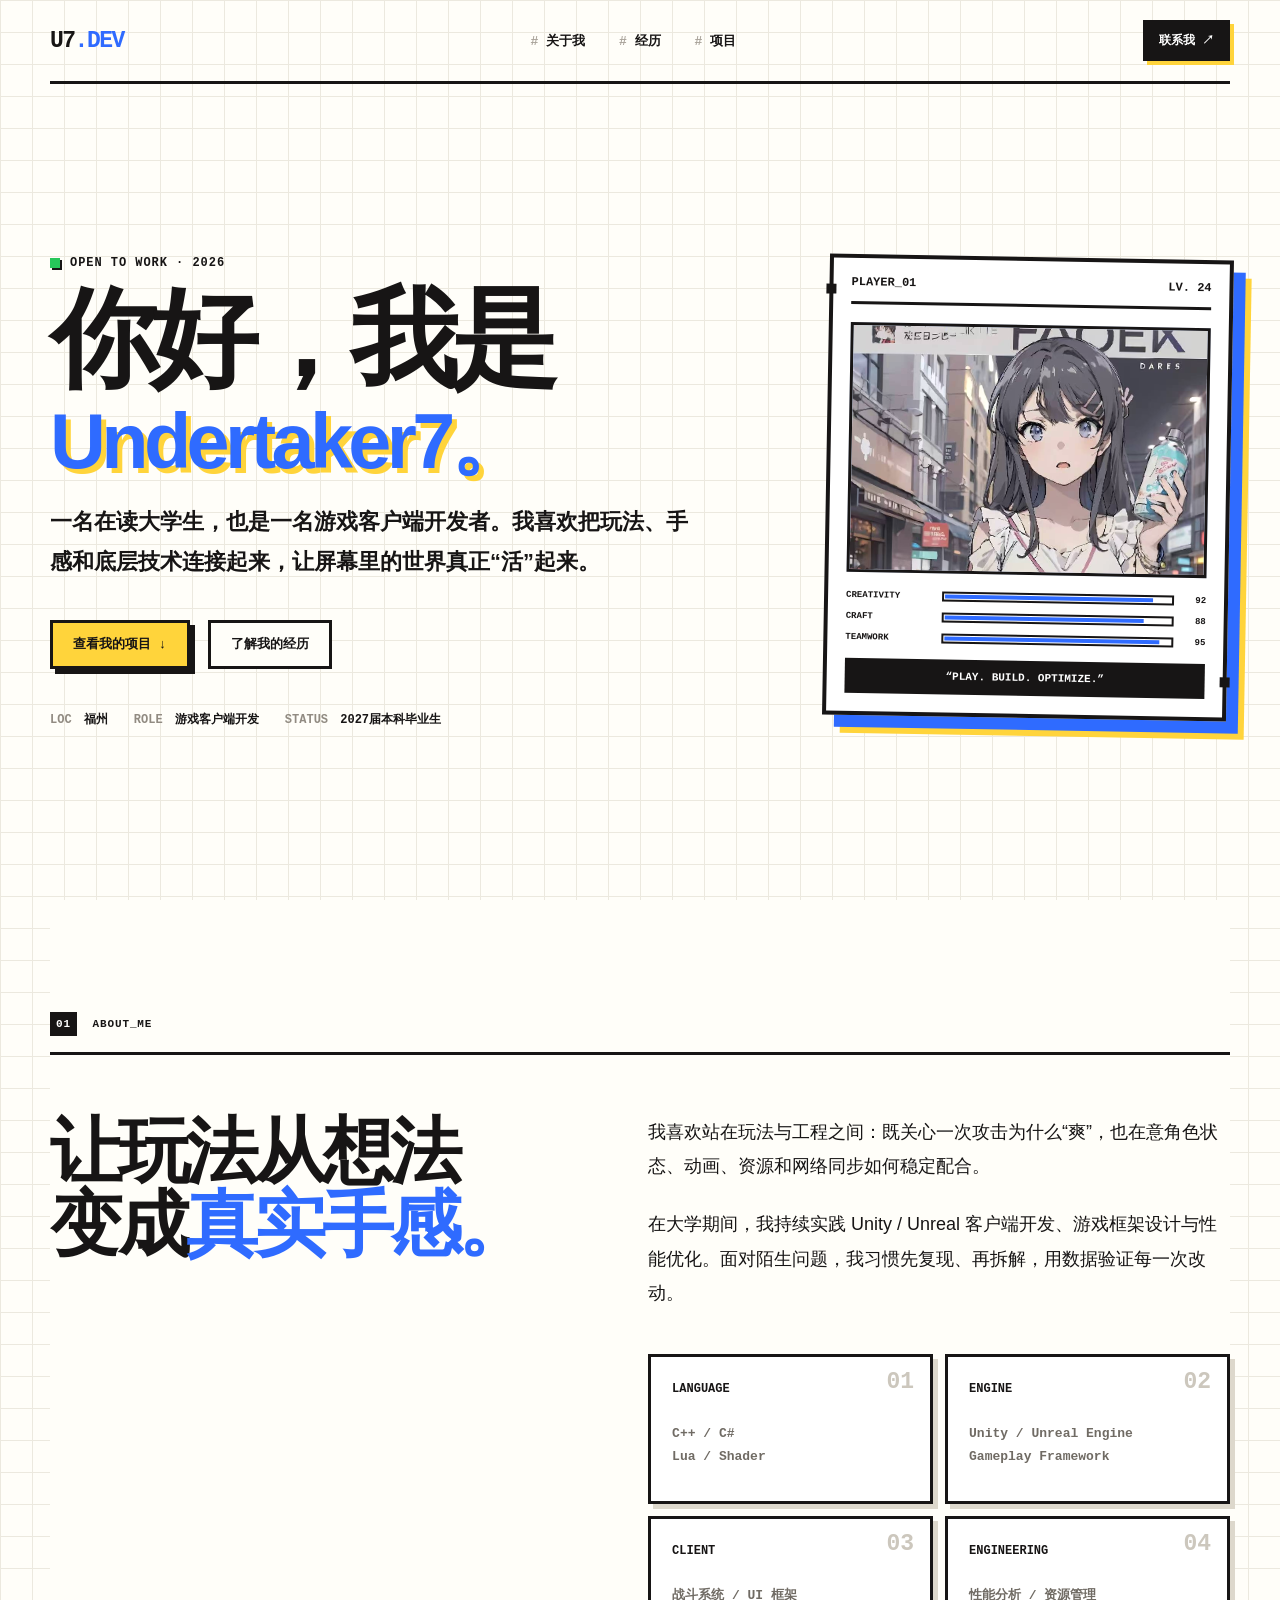
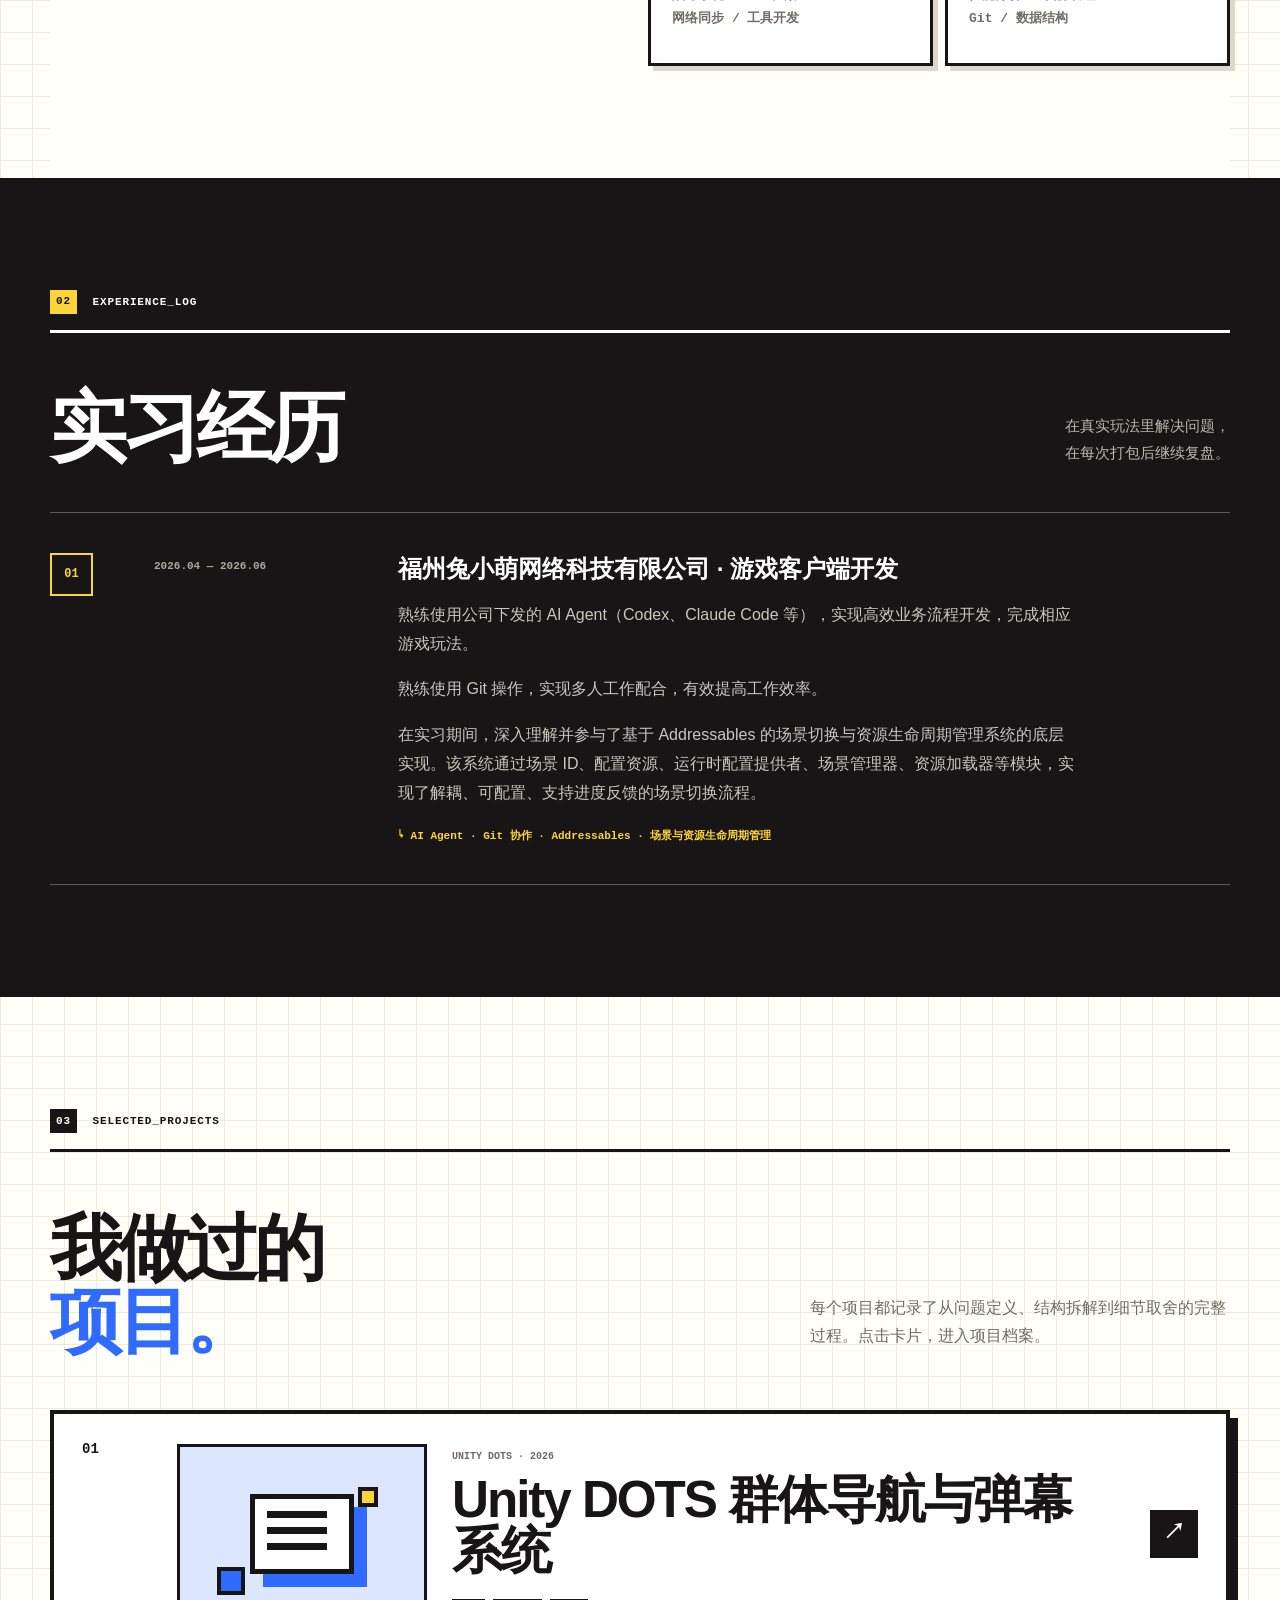
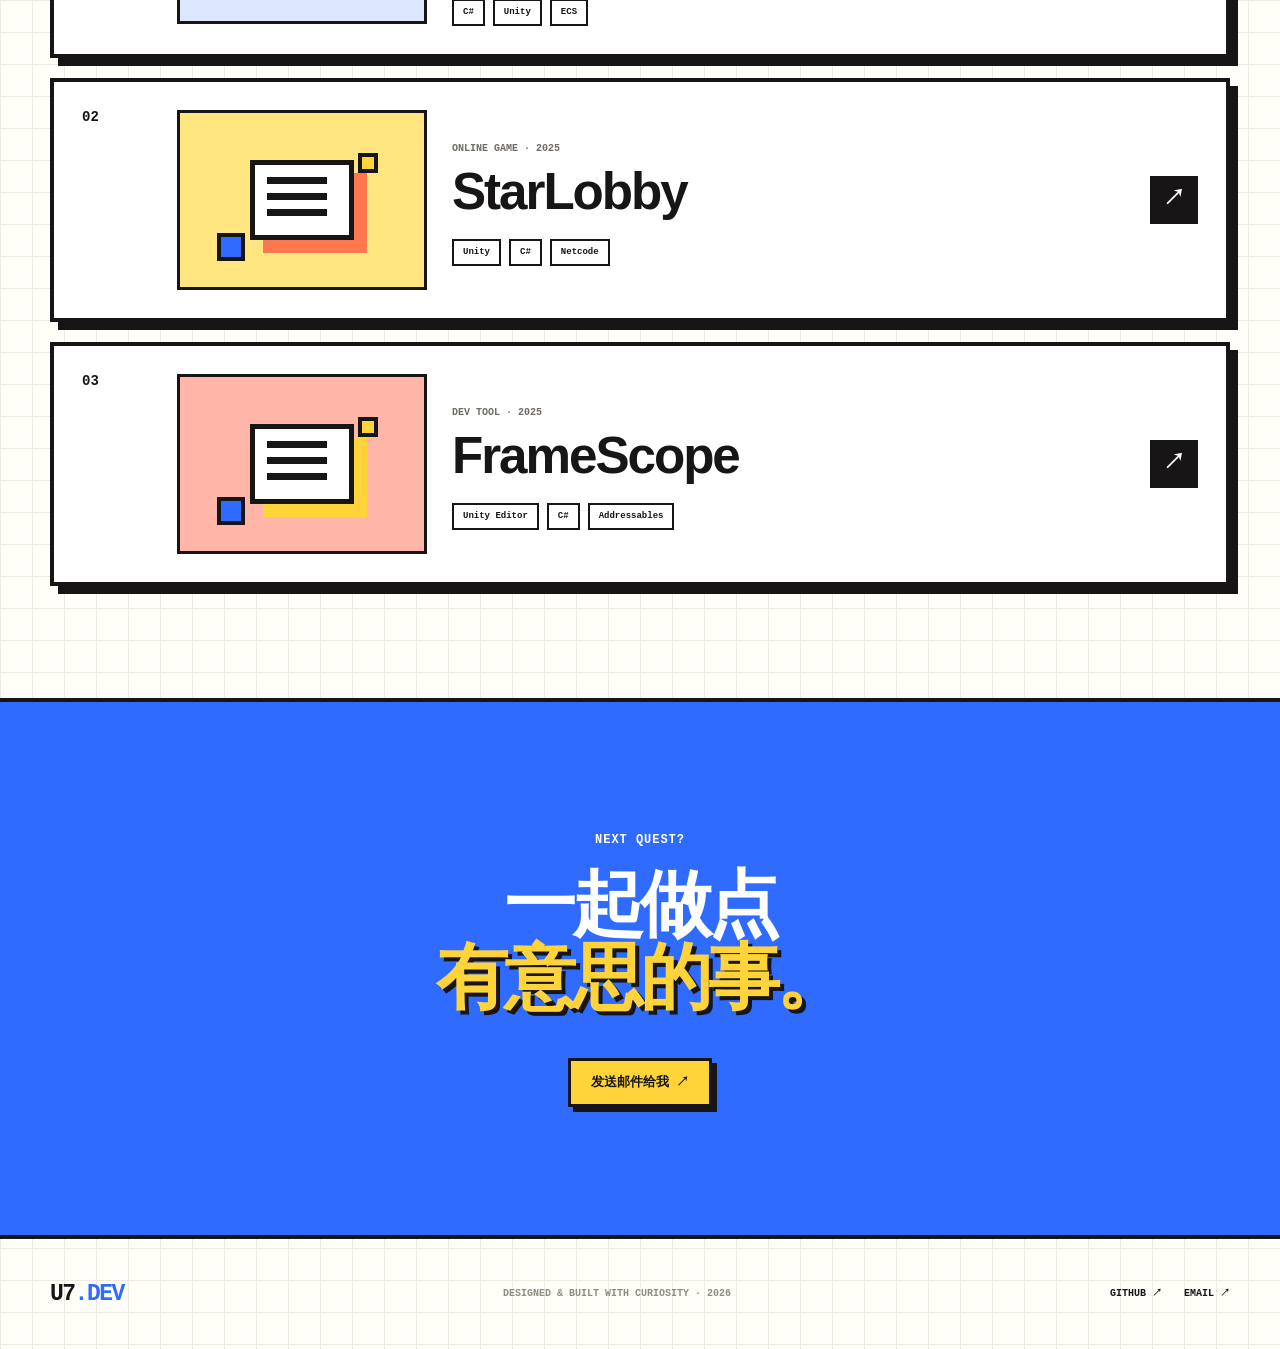
<file: index.html>
<!doctype html>
<html lang="zh-CN">
<head>
  <meta charset="utf-8">
  <meta name="viewport" content="width=device-width, initial-scale=1">
  <meta name="description" content="一名大学生游戏客户端开发者的个人作品集：战斗系统、联机玩法与性能优化实践。">
  <meta property="og:title" content="Undertaker7 · 游戏客户端开发">
  <meta property="og:description" content="一名大学生游戏客户端开发者的个人作品集：战斗系统、联机玩法与性能优化实践。">
  <meta property="og:type" content="website">
  <meta property="og:image" content="./assets/og.png">
  <meta name="twitter:card" content="summary_large_image">
  <title>Undertaker7 · 游戏客户端开发</title>
  <link rel="icon" href="./assets/favicon.svg">
  <link rel="stylesheet" href="./assets/styles.css">
</head>
<body>
<main>
  <nav class="pixel-nav" aria-label="主导航">
    <a class="logo" href="#top">U7<span>.DEV</span></a>
    <div class="nav-links"><a href="#about">关于我</a><a href="#experience">经历</a><a href="#projects">项目</a></div>
    <a class="nav-cta" href="mailto:hello@example.com">联系我 ↗</a>
  </nav>

  <section class="hero" id="top">
    <div class="hero-copy">
      <p class="eyebrow"><span class="status-dot"></span> OPEN TO WORK · 2026</p>
      <h1>你好，我是<br><span>Undertaker7。</span></h1>
      <p class="hero-intro">一名在读大学生，也是一名游戏客户端开发者。我喜欢把玩法、手感和底层技术连接起来，让屏幕里的世界真正“活”起来。</p>
      <div class="hero-actions"><a class="pixel-button primary" href="#projects">查看我的项目 ↓</a><a class="pixel-button secondary" href="#experience">了解我的经历</a></div>
      <ul class="quick-facts" aria-label="个人信息"><li><span>LOC</span> 福州</li><li><span>ROLE</span> 游戏客户端开发</li><li><span>STATUS</span> 2027届本科毕业生</li></ul>
    </div>
    <div class="pixel-card" aria-label="像素风开发者名片">
      <div class="card-top"><span>PLAYER_01</span><span>LV. 24</span></div>
      <div class="avatar-frame"><img class="profile-avatar" src="./assets/avatar.jpg" alt="Undertaker7 的头像"></div>
      <div class="stat"><span>CREATIVITY</span><b><i style="width:92%"></i></b><strong>92</strong></div>
      <div class="stat"><span>CRAFT</span><b><i style="width:88%"></i></b><strong>88</strong></div>
      <div class="stat"><span>TEAMWORK</span><b><i style="width:95%"></i></b><strong>95</strong></div>
      <p class="card-quote">“PLAY. BUILD. OPTIMIZE.”</p>
    </div>
  </section>

  <section class="section about-section" id="about">
    <div class="section-label"><span>01</span> ABOUT_ME</div>
    <div class="about-grid">
      <div><h2>让玩法从想法<br>变成<span>真实手感。</span></h2></div>
      <div class="about-copy">
        <p>我喜欢站在玩法与工程之间：既关心一次攻击为什么“爽”，也在意角色状态、动画、资源和网络同步如何稳定配合。</p>
        <p>在大学期间，我持续实践 Unity / Unreal 客户端开发、游戏框架设计与性能优化。面对陌生问题，我习惯先复现、再拆解，用数据验证每一次改动。</p>
        <div class="skill-grid">
          <div><b>01</b><span>LANGUAGE</span><p>C++ / C#<br>Lua / Shader</p></div>
          <div><b>02</b><span>ENGINE</span><p>Unity / Unreal Engine<br>Gameplay Framework</p></div>
          <div><b>03</b><span>CLIENT</span><p>战斗系统 / UI 框架<br>网络同步 / 工具开发</p></div>
          <div><b>04</b><span>ENGINEERING</span><p>性能分析 / 资源管理<br>Git / 数据结构</p></div>
        </div>
      </div>
    </div>
  </section>

  <section class="section experience-section" id="experience">
    <div class="section-label light"><span>02</span> EXPERIENCE_LOG</div>
    <div class="experience-head"><h2>实习经历</h2><p>在真实玩法里解决问题，<br>在每次打包后继续复盘。</p></div>
    <div class="timeline">
      <article class="timeline-item">
        <div class="timeline-index">01</div><div class="timeline-period">2026.04 — 2026.06</div>
        <div><h3>福州兔小萌网络科技有限公司 · 游戏客户端开发</h3><p>熟练使用公司下发的 AI Agent（Codex、Claude Code 等），实现高效业务流程开发，完成相应游戏玩法。</p><p>熟练使用 Git 操作，实现多人工作配合，有效提高工作效率。</p><p>在实习期间，深入理解并参与了基于 Addressables 的场景切换与资源生命周期管理系统的底层实现。该系统通过场景 ID、配置资源、运行时配置提供者、场景管理器、资源加载器等模块，实现了解耦、可配置、支持进度反馈的场景切换流程。</p><strong>↳ AI Agent · Git 协作 · Addressables · 场景与资源生命周期管理</strong></div>
      </article></div>
  </section>

  <section class="section projects-section" id="projects">
    <div class="section-label"><span>03</span> SELECTED_PROJECTS</div>
    <div class="projects-head"><h2>我做过的<br><span>项目。</span></h2><p>每个项目都记录了从问题定义、结构拆解到细节取舍的完整过程。点击卡片，进入项目档案。</p></div>
    <div class="project-list">
      <a class="project-tile color-blue" href="./projects/echo-blade/">
        <div class="project-number">01</div>
        <div class="project-pixel-art" aria-hidden="true"><i></i><b></b><em></em><span></span></div>
        <div class="project-content"><p>UNITY DOTS · 2026</p><h3>Unity DOTS 群体导航与弹幕系统</h3><div class="project-tags"><span>C#</span><span>Unity</span><span>ECS</span></div></div>
        <div class="project-arrow">↗</div>
      </a>
      <a class="project-tile color-yellow" href="./projects/star-lobby/">
        <div class="project-number">02</div>
        <div class="project-pixel-art" aria-hidden="true"><i></i><b></b><em></em><span></span></div>
        <div class="project-content"><p>ONLINE GAME · 2025</p><h3>StarLobby</h3><div class="project-tags"><span>Unity</span><span>C#</span><span>Netcode</span></div></div>
        <div class="project-arrow">↗</div>
      </a>
      <a class="project-tile color-coral" href="./projects/frame-scope/">
        <div class="project-number">03</div>
        <div class="project-pixel-art" aria-hidden="true"><i></i><b></b><em></em><span></span></div>
        <div class="project-content"><p>DEV TOOL · 2025</p><h3>FrameScope</h3><div class="project-tags"><span>Unity Editor</span><span>C#</span><span>Addressables</span></div></div>
        <div class="project-arrow">↗</div>
      </a></div>
  </section>

  <section class="contact-section"><p class="eyebrow">NEXT QUEST?</p><h2>一起做点<br><span>有意思的事。</span></h2><a class="pixel-button primary" href="mailto:hello@example.com">发送邮件给我 ↗</a></section>
  <footer><a class="logo" href="#top">U7<span>.DEV</span></a><p>DESIGNED &amp; BUILT WITH CURIOSITY · 2026</p><div><a href="https://github.com/" rel="noreferrer">GITHUB ↗</a><a href="mailto:hello@example.com">EMAIL ↗</a></div></footer>
</main>
</body>
</html>
</file>
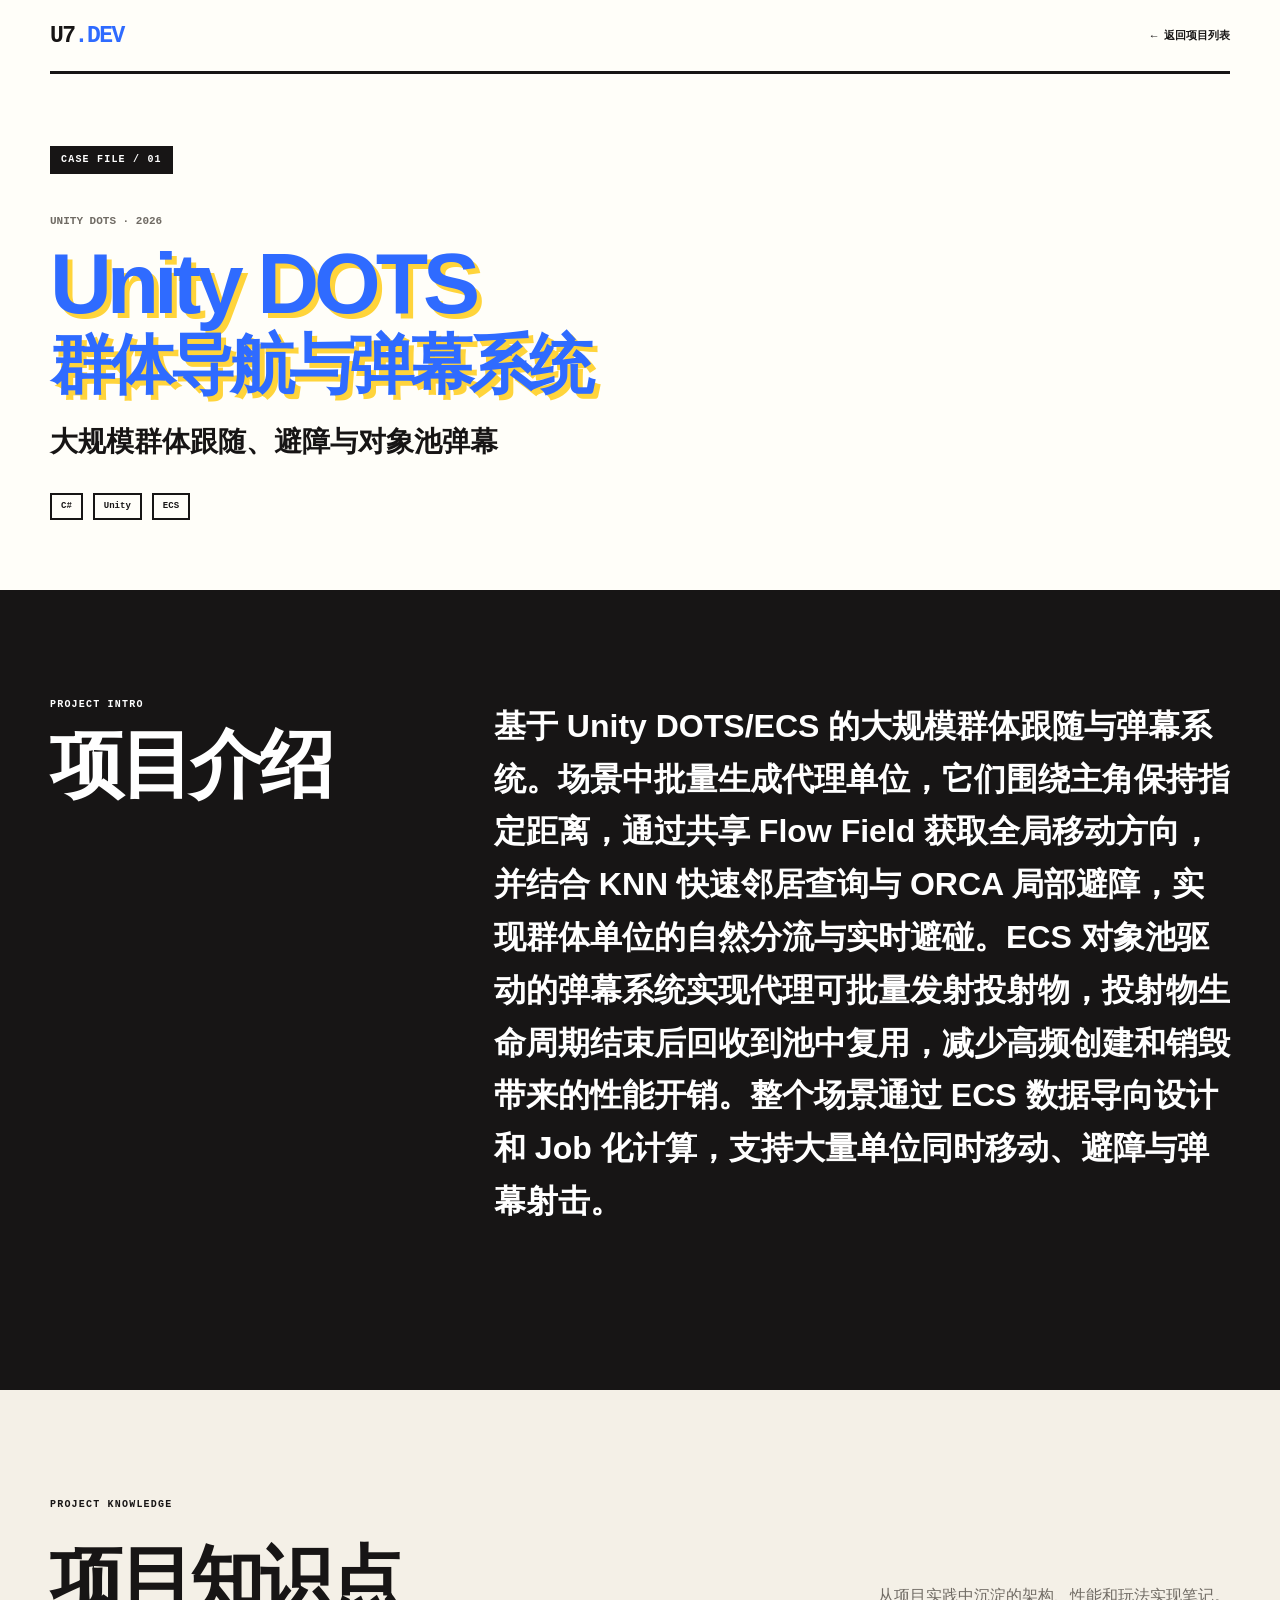
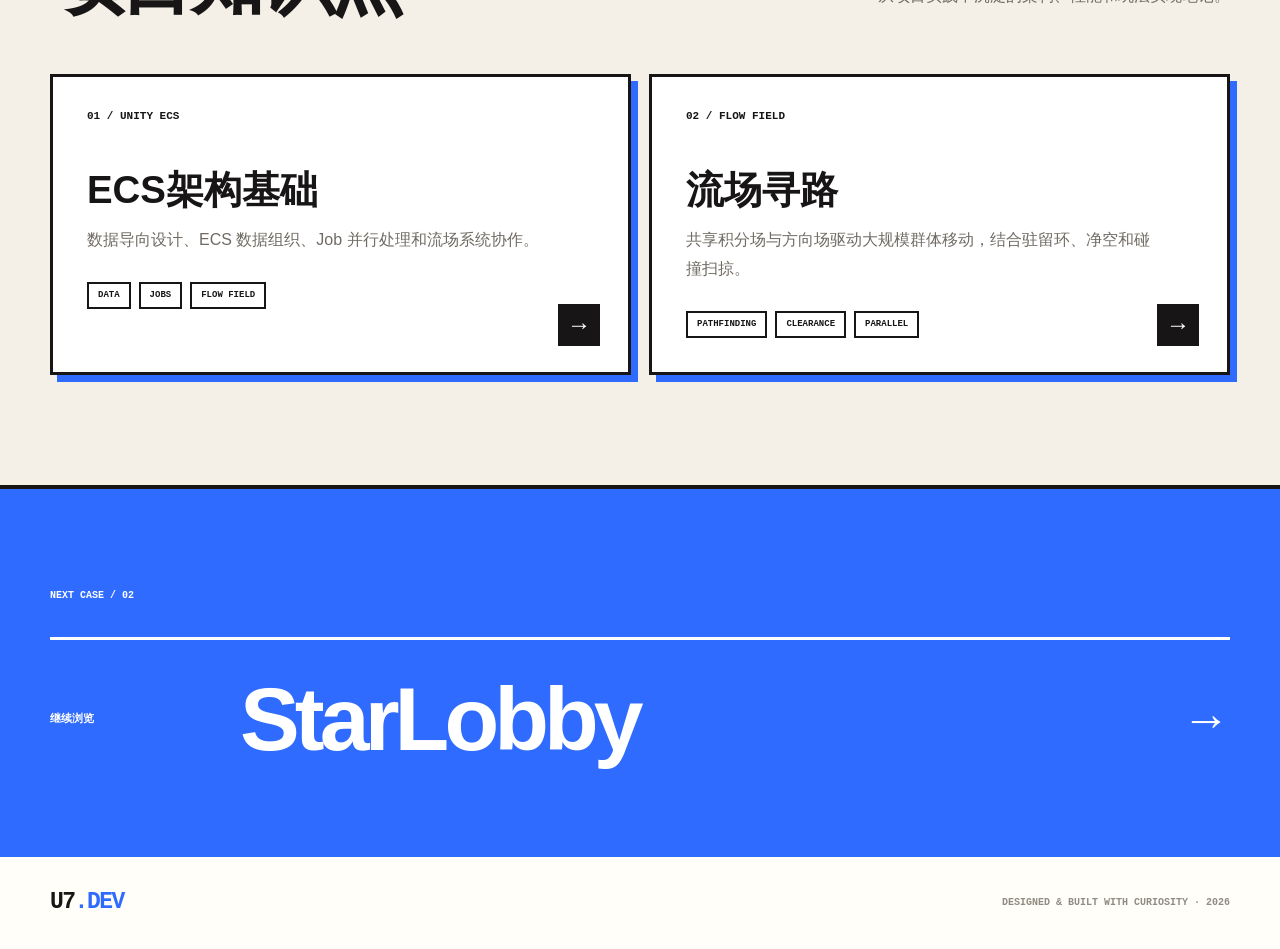
<file: projects/echo-blade/index.html>
<!doctype html>
<html lang="zh-CN">
<head>
  <meta charset="utf-8">
  <meta name="viewport" content="width=device-width, initial-scale=1">
  <meta name="description" content="Unity DOTS 群体导航与弹幕系统——基于 Unity DOTS/ECS 的大规模群体跟随与弹幕系统。">
  <meta property="og:title" content="Unity DOTS 群体导航与弹幕系统 · 项目档案">
  <meta property="og:description" content="基于 Unity DOTS/ECS 的大规模群体跟随与弹幕系统。">
  <meta property="og:type" content="website">
  <meta property="og:image" content="../../assets/og.png">
  <meta name="twitter:card" content="summary_large_image">
  <title>Unity DOTS 群体导航与弹幕系统 · 项目档案</title>
  <link rel="icon" href="../../assets/favicon.svg">
  <link rel="stylesheet" href="../../assets/styles.css">
</head>
<body>
<main class="project-page project-theme-blue">
  <nav class="pixel-nav detail-nav" aria-label="项目导航"><a class="logo" href="../../">U7<span>.DEV</span></a><a class="back-link" href="../../#projects">← 返回项目列表</a></nav>
  <header class="project-hero dots-hero">
    <div class="project-kicker">CASE FILE / 01</div>
    <div class="project-title-row"><div><p>UNITY DOTS · 2026</p><h1><span>Unity DOTS</span><span>群体导航与弹幕系统</span></h1><h2>大规模群体跟随、避障与对象池弹幕</h2></div></div>
    <div class="detail-tags"><span>C#</span><span>Unity</span><span>ECS</span></div>
  </header>
  <section class="project-summary">
    <div><p class="mini-label">PROJECT INTRO</p><h2>项目介绍</h2></div>
    <div class="summary-copy"><p class="lead">基于 Unity DOTS/ECS 的大规模群体跟随与弹幕系统。场景中批量生成代理单位，它们围绕主角保持指定距离，通过共享 Flow Field 获取全局移动方向，并结合 KNN 快速邻居查询与 ORCA 局部避障，实现群体单位的自然分流与实时避碰。ECS 对象池驱动的弹幕系统实现代理可批量发射投射物，投射物生命周期结束后回收到池中复用，减少高频创建和销毁带来的性能开销。整个场景通过 ECS 数据导向设计和 Job 化计算，支持大量单位同时移动、避障与弹幕射击。</p></div>
  </section>

  <section class="project-knowledge knowledge-index" aria-labelledby="knowledge-title">
    <header class="detail-section-head">
      <p class="mini-label">PROJECT KNOWLEDGE</p>
      <h2 id="knowledge-title">项目知识点</h2>
      <p>从项目实践中沉淀的架构、性能和玩法实现笔记。</p>
    </header>
    <div class="knowledge-grid knowledge-link-grid">
      <a class="knowledge-link-card" href="./ecs-basics/" aria-label="阅读知识点：ECS架构基础">
        <span>01 / UNITY ECS</span>
        <h3>ECS架构基础</h3>
        <p>数据导向设计、ECS 数据组织、Job 并行处理和流场系统协作。</p>
        <div class="knowledge-card-tags"><b>DATA</b><b>JOBS</b><b>FLOW FIELD</b></div>
        <i aria-hidden="true">→</i>
      </a>
      <a class="knowledge-link-card" href="./flow-field/" aria-label="阅读知识点：流场寻路">
        <span>02 / FLOW FIELD</span>
        <h3>流场寻路</h3>
        <p>共享积分场与方向场驱动大规模群体移动，结合驻留环、净空和碰撞扫掠。</p>
        <div class="knowledge-card-tags"><b>PATHFINDING</b><b>CLEARANCE</b><b>PARALLEL</b></div>
        <i aria-hidden="true">→</i>
      </a>
    </div>
  </section>
  <section class="next-project"><p>NEXT CASE / 02</p><a href="../star-lobby/"><span>继续浏览</span><strong>StarLobby</strong><b>→</b></a></section>
  <footer class="detail-footer"><a class="logo" href="../../">U7<span>.DEV</span></a><p>DESIGNED &amp; BUILT WITH CURIOSITY · 2026</p></footer>
</main>
</body>
</html>
</file>
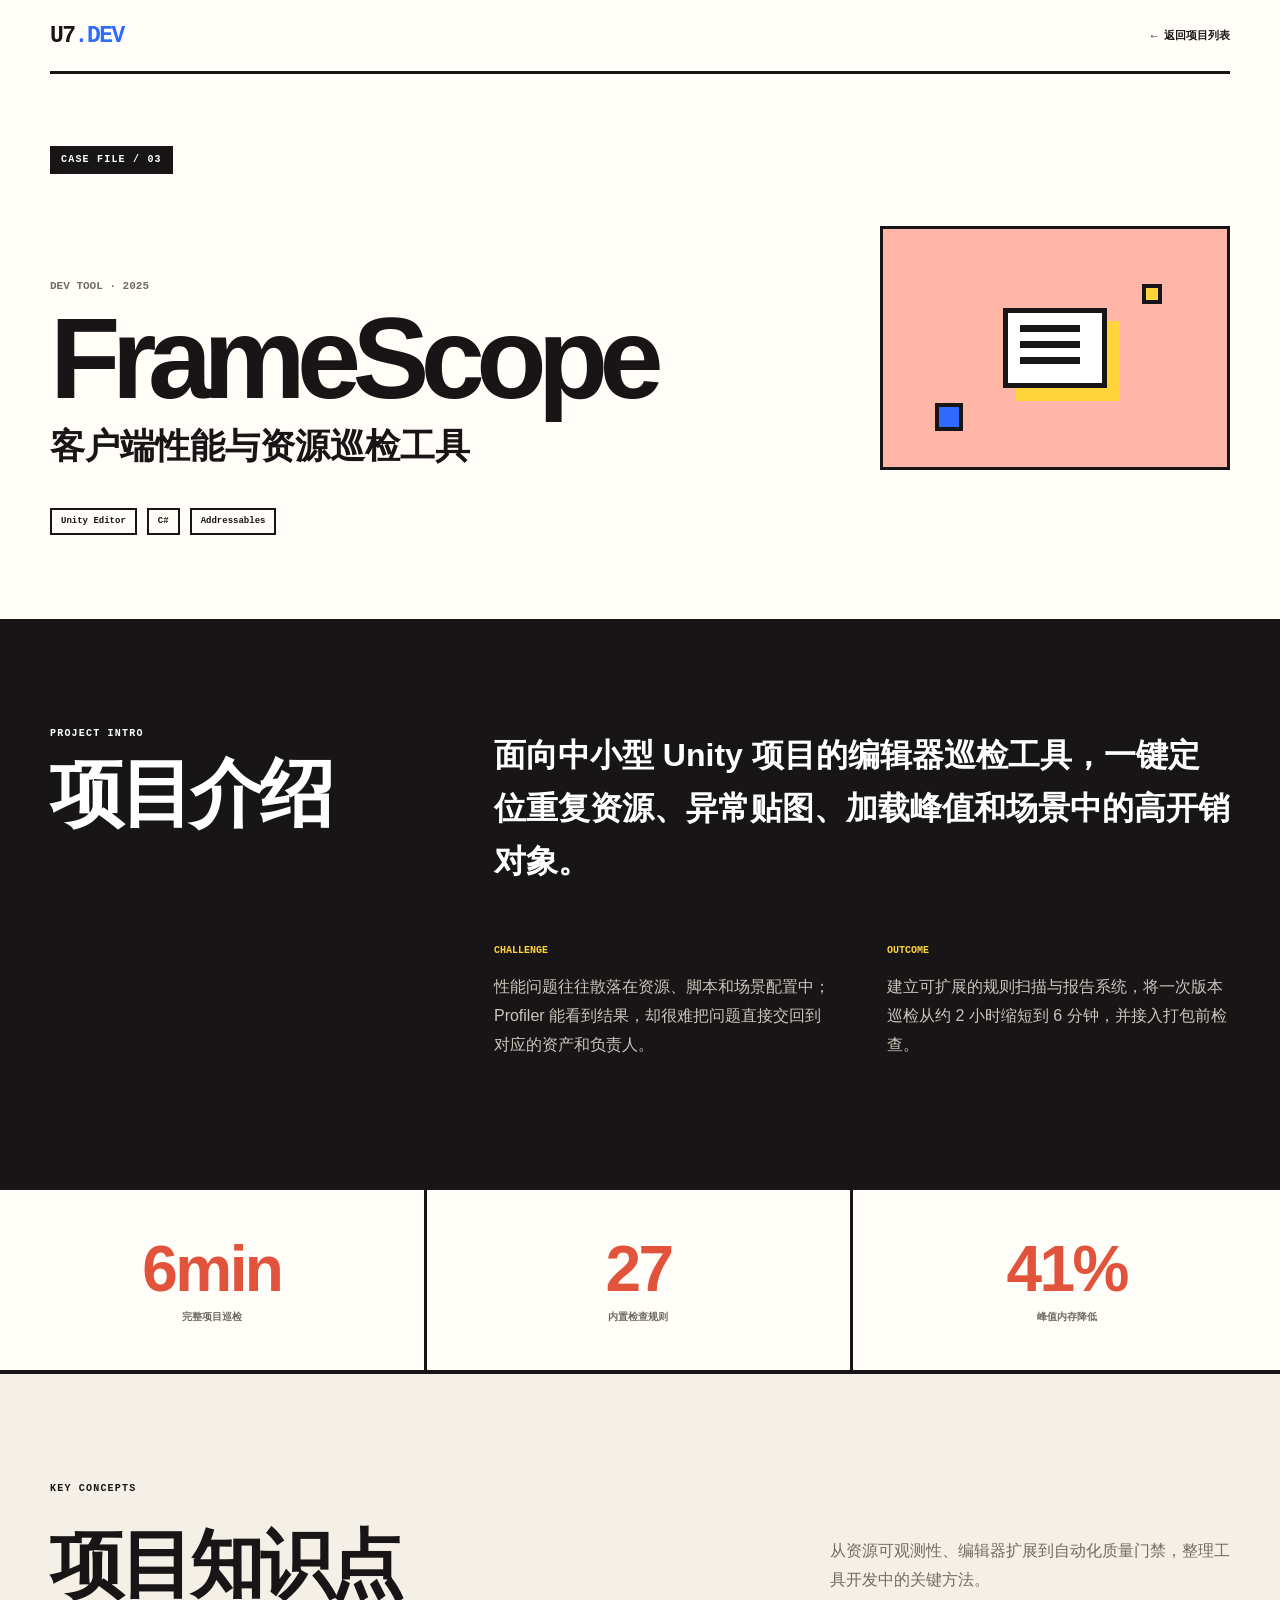
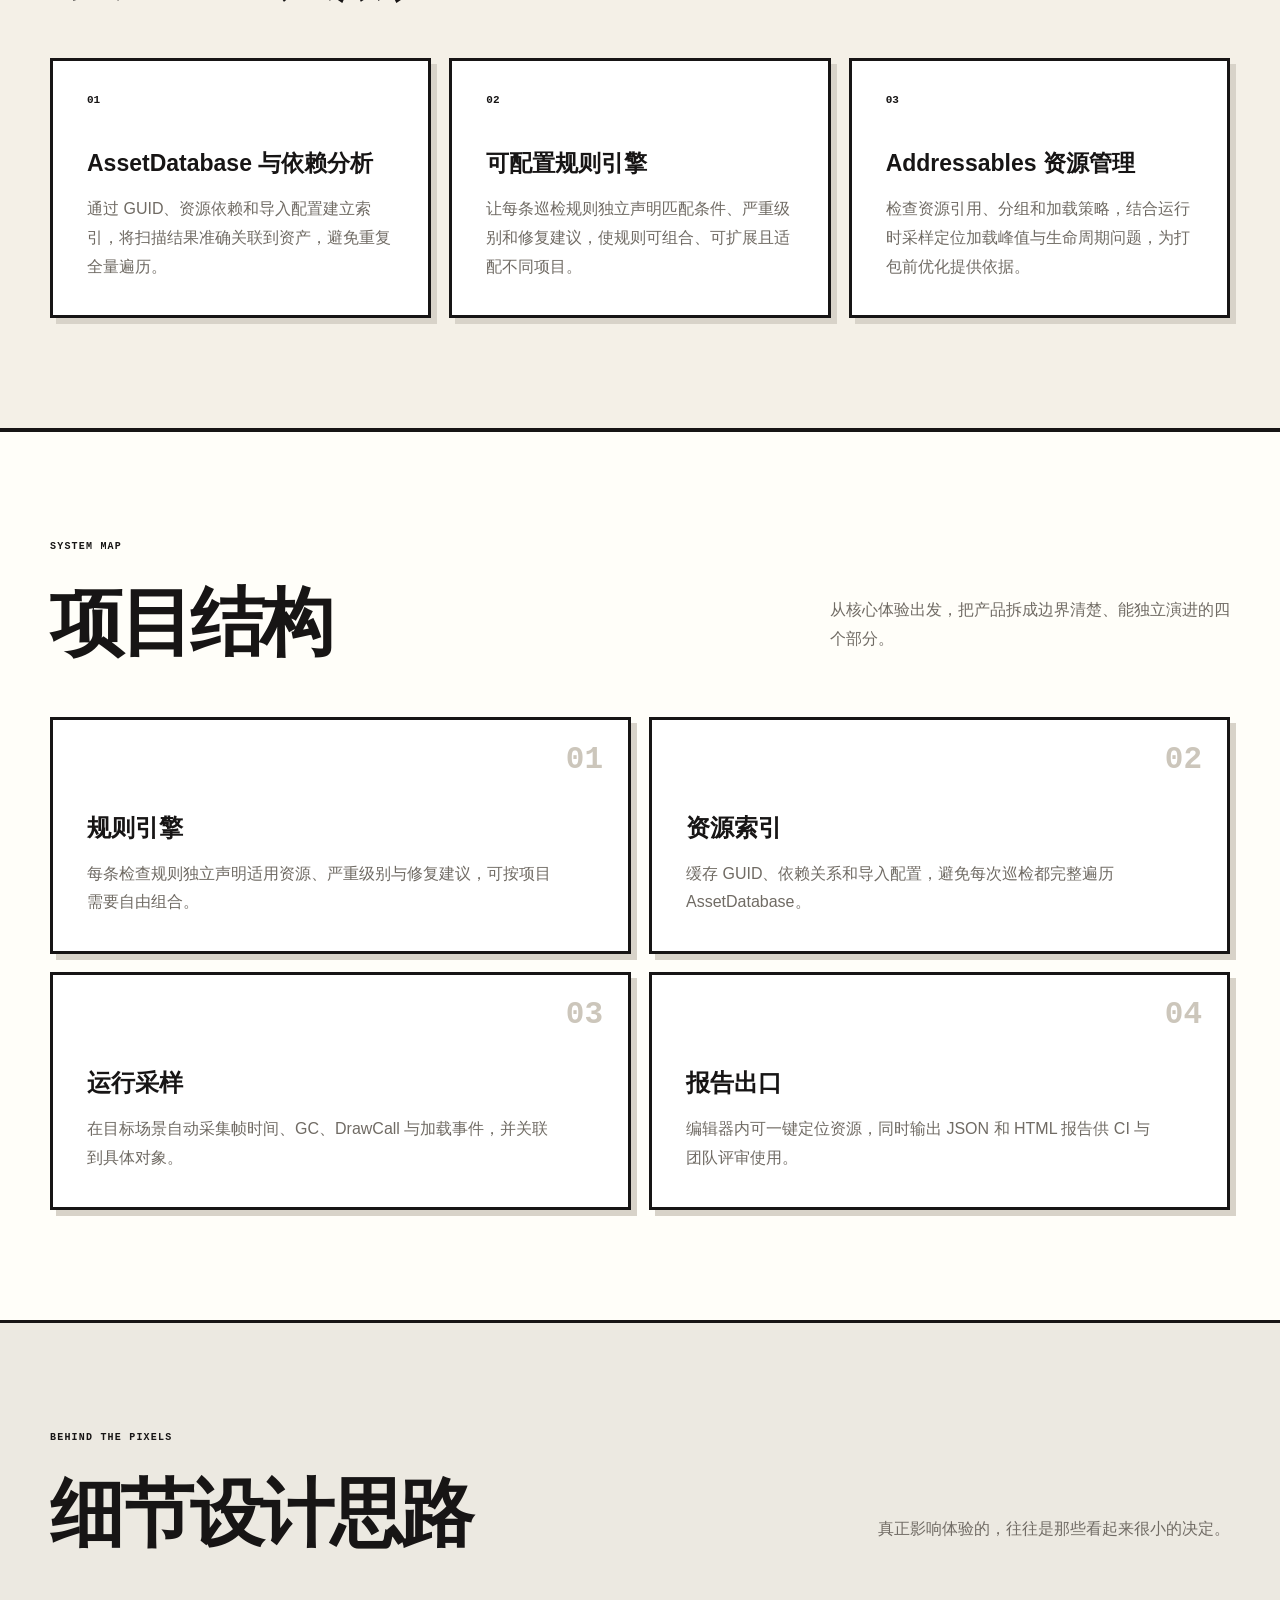
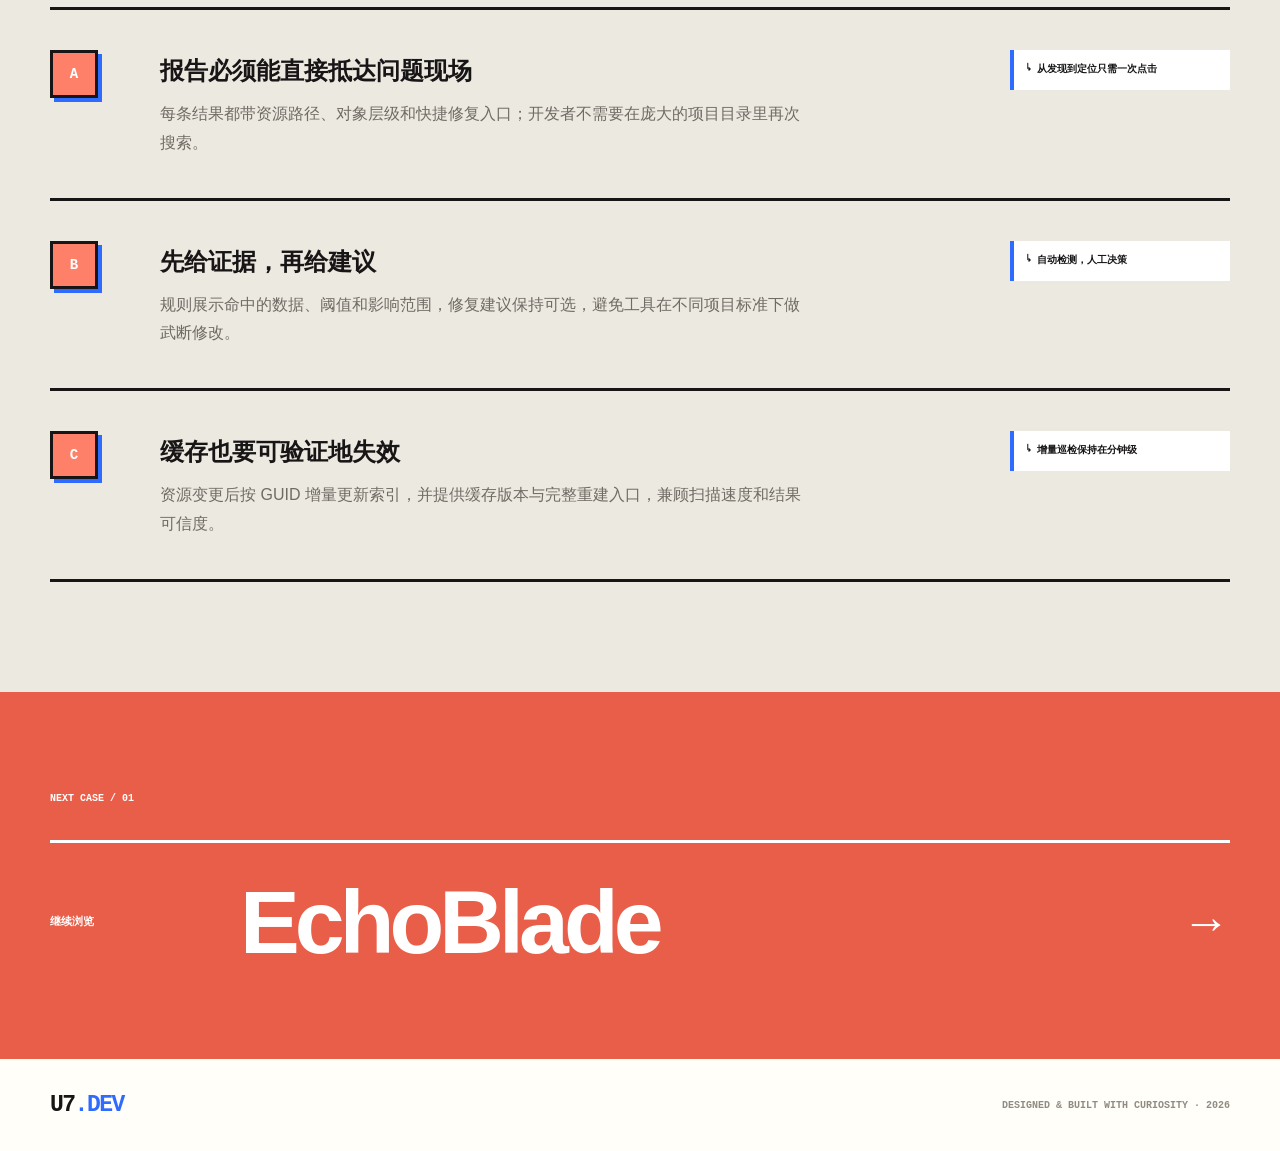
<file: projects/frame-scope/index.html>
<!doctype html>
<html lang="zh-CN">
<head>
  <meta charset="utf-8">
  <meta name="viewport" content="width=device-width, initial-scale=1">
  <meta name="description" content="客户端性能与资源巡检工具——面向中小型 Unity 项目的编辑器巡检工具，一键定位重复资源、异常贴图、加载峰值和场景中的高开销对象。">
  <meta property="og:title" content="FrameScope · 项目档案">
  <meta property="og:description" content="客户端性能与资源巡检工具——面向中小型 Unity 项目的编辑器巡检工具，一键定位重复资源、异常贴图、加载峰值和场景中的高开销对象。">
  <meta property="og:type" content="website">
  <meta property="og:image" content="../../assets/og.png">
  <meta name="twitter:card" content="summary_large_image">
  <title>FrameScope · 项目档案</title>
  <link rel="icon" href="../../assets/favicon.svg">
  <link rel="stylesheet" href="../../assets/styles.css">
</head>
<body>
<main class="project-page project-theme-coral">
  <nav class="pixel-nav detail-nav" aria-label="项目导航"><a class="logo" href="../../">U7<span>.DEV</span></a><a class="back-link" href="../../#projects">← 返回项目列表</a></nav>
  <header class="project-hero">
    <div class="project-kicker">CASE FILE / 03</div>
    <div class="project-title-row"><div><p>DEV TOOL · 2025</p><h1>FrameScope</h1><h2>客户端性能与资源巡检工具</h2></div><div class="detail-pixel-art" aria-hidden="true"><i></i><b></b><em></em><span></span></div></div>
    <div class="detail-tags"><span>Unity Editor</span><span>C#</span><span>Addressables</span></div>
  </header>
  <section class="project-summary">
    <div><p class="mini-label">PROJECT INTRO</p><h2>项目介绍</h2></div>
    <div class="summary-copy"><p class="lead">面向中小型 Unity 项目的编辑器巡检工具，一键定位重复资源、异常贴图、加载峰值和场景中的高开销对象。</p><div class="challenge-grid"><div><span>CHALLENGE</span><p>性能问题往往散落在资源、脚本和场景配置中；Profiler 能看到结果，却很难把问题直接交回到对应的资产和负责人。</p></div><div><span>OUTCOME</span><p>建立可扩展的规则扫描与报告系统，将一次版本巡检从约 2 小时缩短到 6 分钟，并接入打包前检查。</p></div></div></div>
  </section>
  <section class="metric-strip"><div><strong>6min</strong><span>完整项目巡检</span></div><div><strong>27</strong><span>内置检查规则</span></div><div><strong>41%</strong><span>峰值内存降低</span></div></section>
  <section class="project-knowledge">
    <div class="detail-section-head"><p class="mini-label">KEY CONCEPTS</p><h2>项目知识点</h2><p>从资源可观测性、编辑器扩展到自动化质量门禁，整理工具开发中的关键方法。</p></div>
    <div class="knowledge-grid"><article><span>01</span><h3>AssetDatabase 与依赖分析</h3><p>通过 GUID、资源依赖和导入配置建立索引，将扫描结果准确关联到资产，避免重复全量遍历。</p></article><article><span>02</span><h3>可配置规则引擎</h3><p>让每条巡检规则独立声明匹配条件、严重级别和修复建议，使规则可组合、可扩展且适配不同项目。</p></article><article><span>03</span><h3>Addressables 资源管理</h3><p>检查资源引用、分组和加载策略，结合运行时采样定位加载峰值与生命周期问题，为打包前优化提供依据。</p></article></div>
  </section>
  <section class="project-structure">
    <div class="detail-section-head"><p class="mini-label">SYSTEM MAP</p><h2>项目结构</h2><p>从核心体验出发，把产品拆成边界清楚、能独立演进的四个部分。</p></div>
    <div class="structure-grid"><article><span>01</span><h3>规则引擎</h3><p>每条检查规则独立声明适用资源、严重级别与修复建议，可按项目需要自由组合。</p></article><article><span>02</span><h3>资源索引</h3><p>缓存 GUID、依赖关系和导入配置，避免每次巡检都完整遍历 AssetDatabase。</p></article><article><span>03</span><h3>运行采样</h3><p>在目标场景自动采集帧时间、GC、DrawCall 与加载事件，并关联到具体对象。</p></article><article><span>04</span><h3>报告出口</h3><p>编辑器内可一键定位资源，同时输出 JSON 和 HTML 报告供 CI 与团队评审使用。</p></article></div>
  </section>
  <section class="design-decisions">
    <div class="detail-section-head"><p class="mini-label">BEHIND THE PIXELS</p><h2>细节设计思路</h2><p>真正影响体验的，往往是那些看起来很小的决定。</p></div>
    <div class="decision-list"><article><div class="decision-number">A</div><div><h3>报告必须能直接抵达问题现场</h3><p>每条结果都带资源路径、对象层级和快捷修复入口；开发者不需要在庞大的项目目录里再次搜索。</p></div><aside>↳ 从发现到定位只需一次点击</aside></article><article><div class="decision-number">B</div><div><h3>先给证据，再给建议</h3><p>规则展示命中的数据、阈值和影响范围，修复建议保持可选，避免工具在不同项目标准下做武断修改。</p></div><aside>↳ 自动检测，人工决策</aside></article><article><div class="decision-number">C</div><div><h3>缓存也要可验证地失效</h3><p>资源变更后按 GUID 增量更新索引，并提供缓存版本与完整重建入口，兼顾扫描速度和结果可信度。</p></div><aside>↳ 增量巡检保持在分钟级</aside></article></div>
  </section>
  <section class="next-project"><p>NEXT CASE / 01</p><a href="../echo-blade/"><span>继续浏览</span><strong>EchoBlade</strong><b>→</b></a></section>
  <footer class="detail-footer"><a class="logo" href="../../">U7<span>.DEV</span></a><p>DESIGNED &amp; BUILT WITH CURIOSITY · 2026</p></footer>
</main>
</body>
</html>
</file>
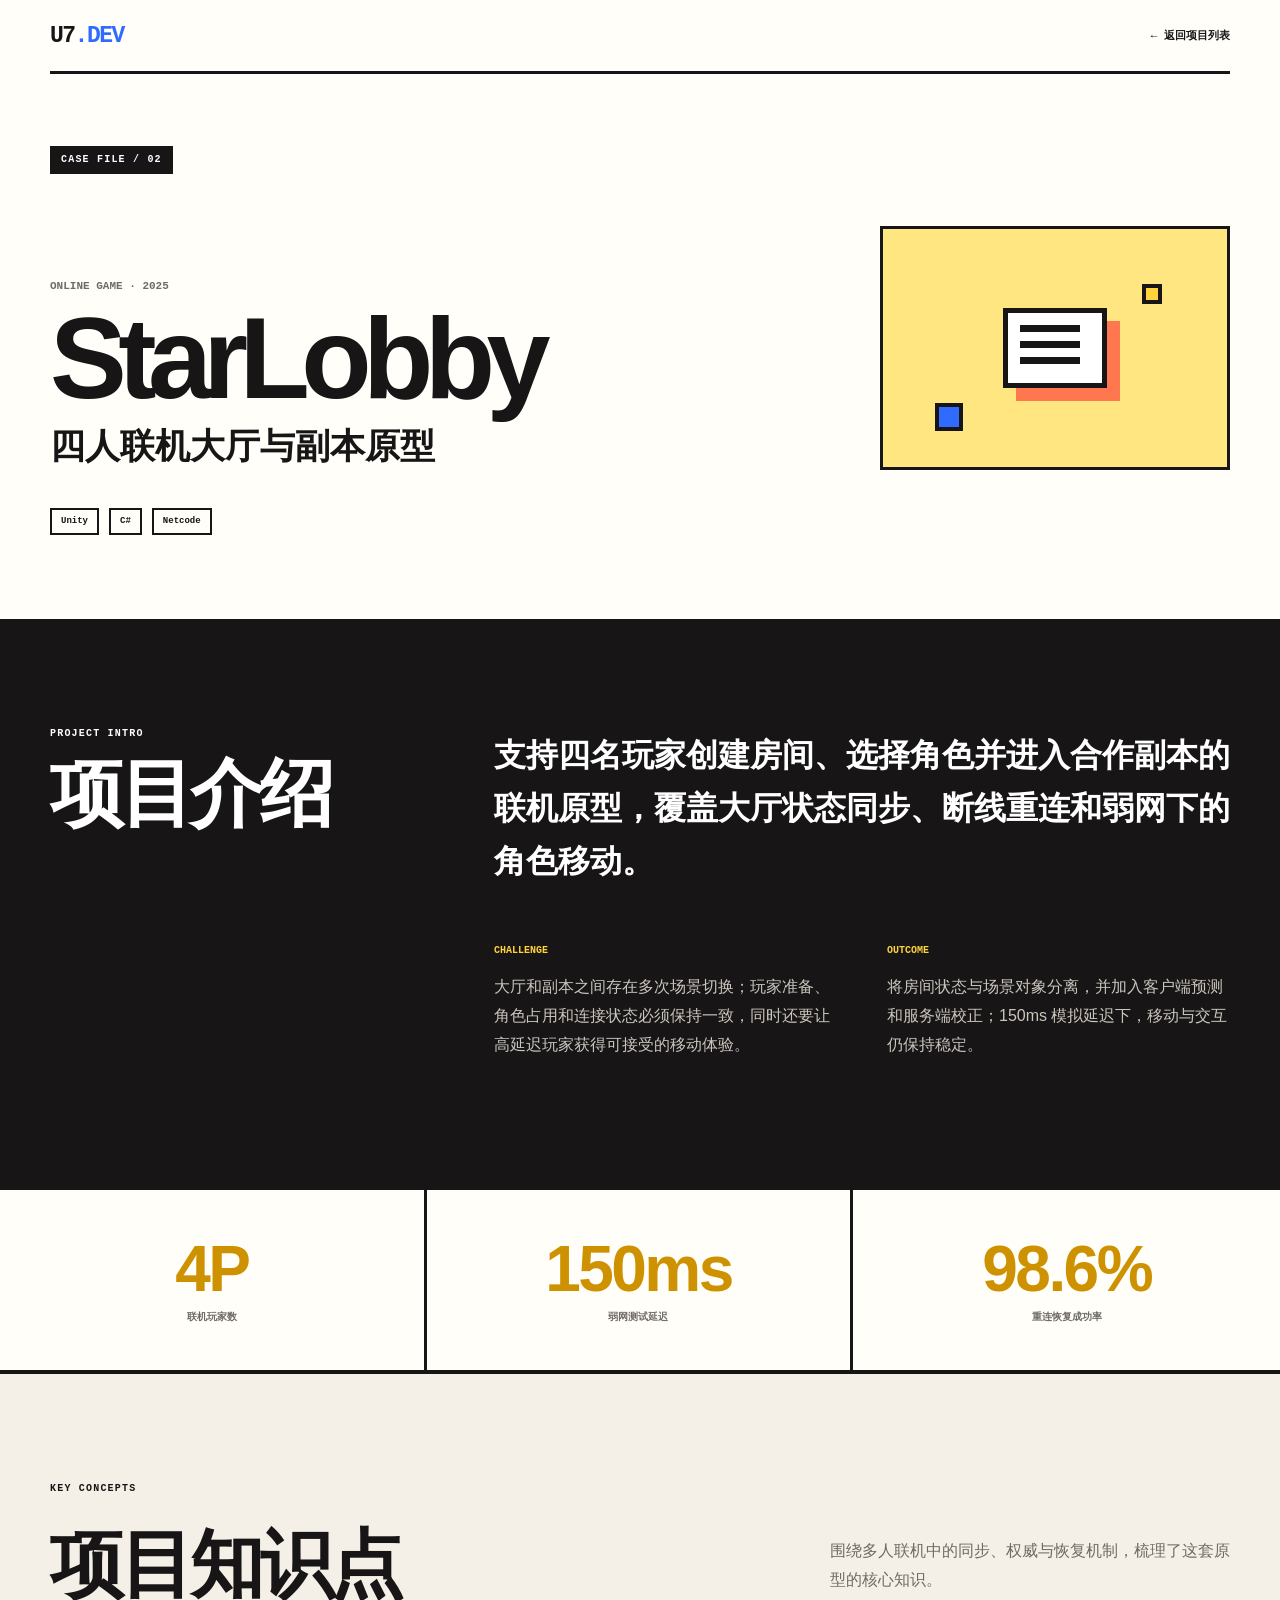
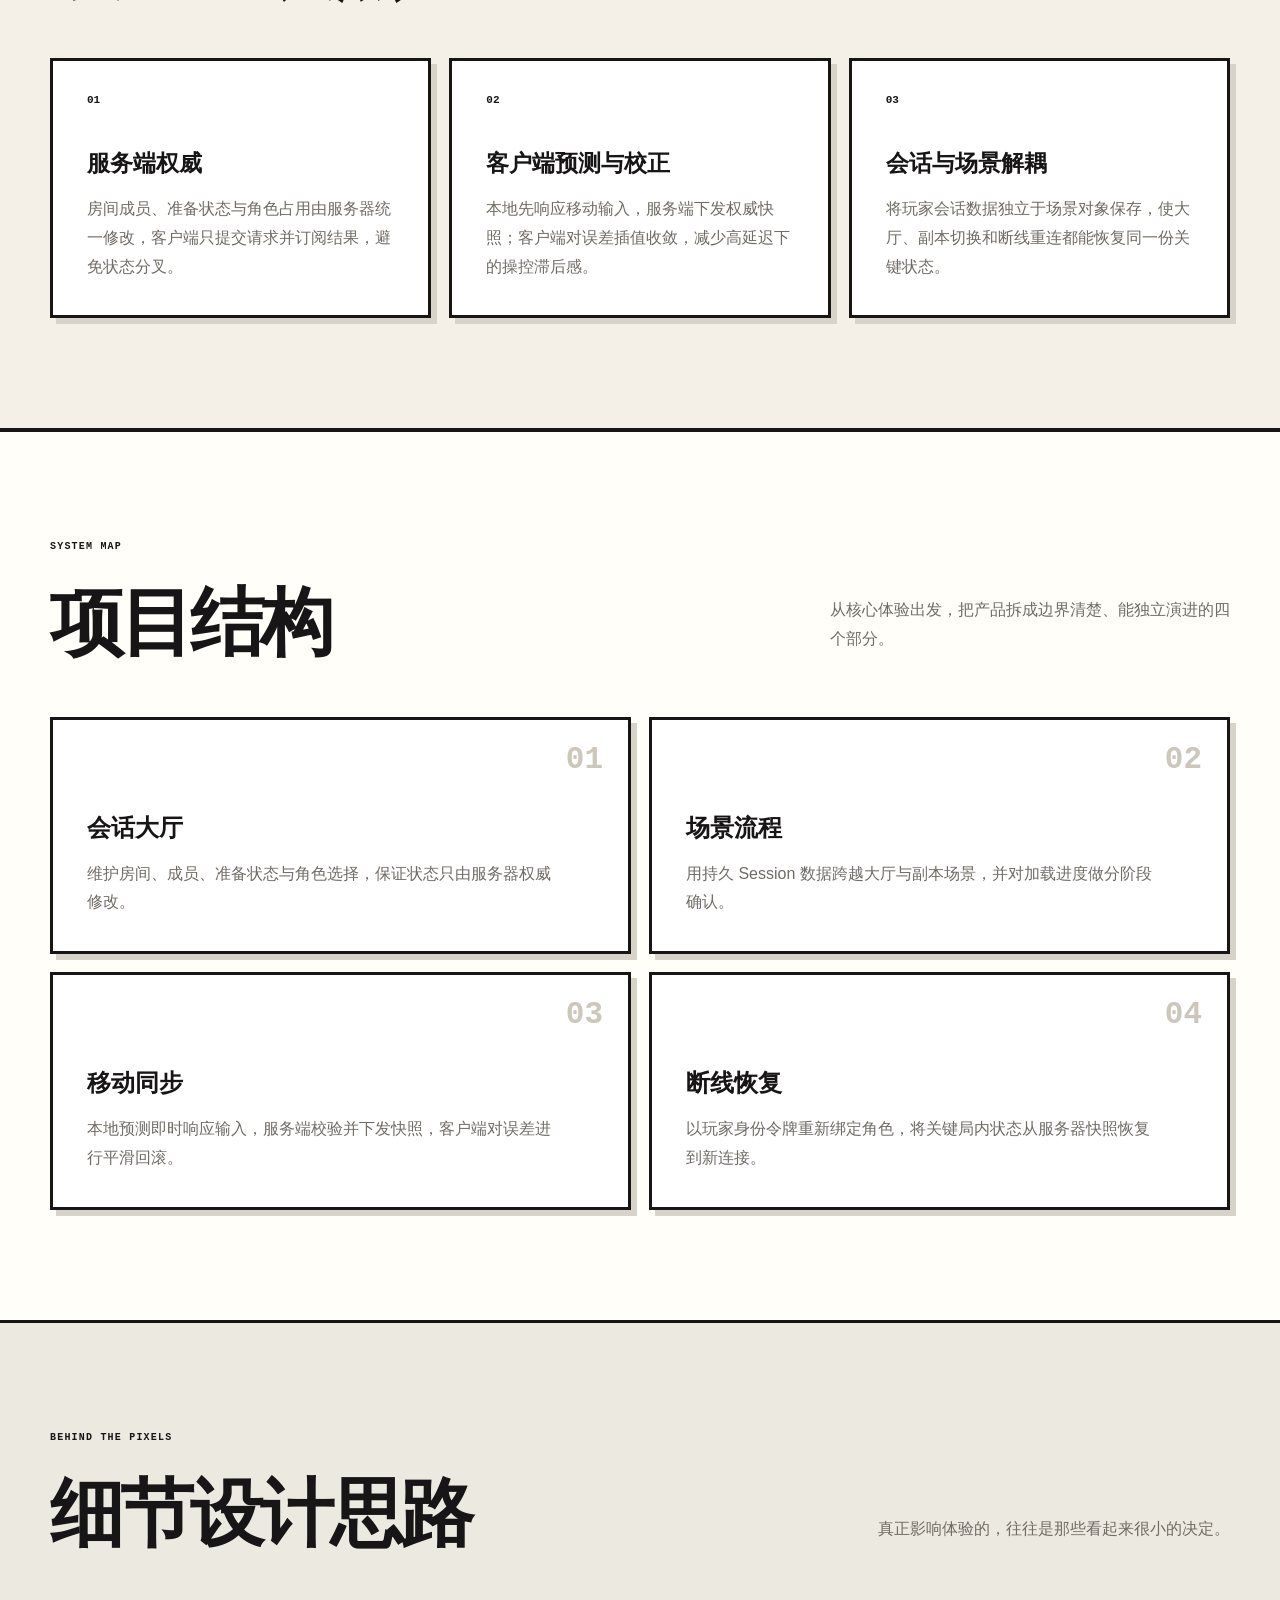
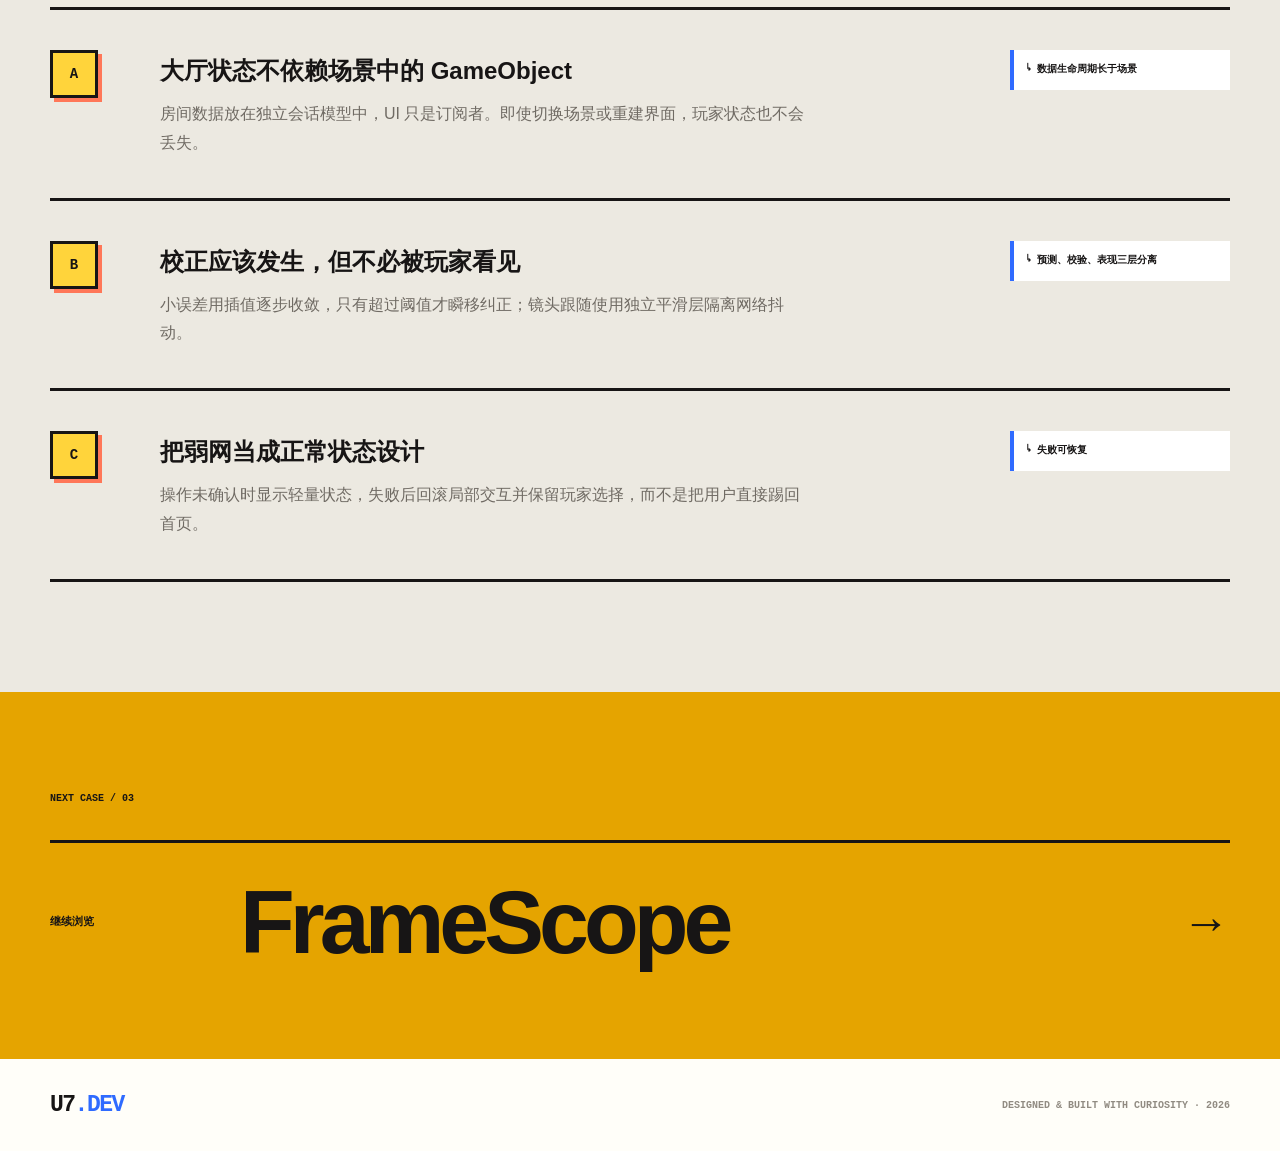
<file: projects/star-lobby/index.html>
<!doctype html>
<html lang="zh-CN">
<head>
  <meta charset="utf-8">
  <meta name="viewport" content="width=device-width, initial-scale=1">
  <meta name="description" content="四人联机大厅与副本原型——支持四名玩家创建房间、选择角色并进入合作副本的联机原型，覆盖大厅状态同步、断线重连和弱网下的角色移动。">
  <meta property="og:title" content="StarLobby · 项目档案">
  <meta property="og:description" content="四人联机大厅与副本原型——支持四名玩家创建房间、选择角色并进入合作副本的联机原型，覆盖大厅状态同步、断线重连和弱网下的角色移动。">
  <meta property="og:type" content="website">
  <meta property="og:image" content="../../assets/og.png">
  <meta name="twitter:card" content="summary_large_image">
  <title>StarLobby · 项目档案</title>
  <link rel="icon" href="../../assets/favicon.svg">
  <link rel="stylesheet" href="../../assets/styles.css">
</head>
<body>
<main class="project-page project-theme-yellow">
  <nav class="pixel-nav detail-nav" aria-label="项目导航"><a class="logo" href="../../">U7<span>.DEV</span></a><a class="back-link" href="../../#projects">← 返回项目列表</a></nav>
  <header class="project-hero">
    <div class="project-kicker">CASE FILE / 02</div>
    <div class="project-title-row"><div><p>ONLINE GAME · 2025</p><h1>StarLobby</h1><h2>四人联机大厅与副本原型</h2></div><div class="detail-pixel-art" aria-hidden="true"><i></i><b></b><em></em><span></span></div></div>
    <div class="detail-tags"><span>Unity</span><span>C#</span><span>Netcode</span></div>
  </header>
  <section class="project-summary">
    <div><p class="mini-label">PROJECT INTRO</p><h2>项目介绍</h2></div>
    <div class="summary-copy"><p class="lead">支持四名玩家创建房间、选择角色并进入合作副本的联机原型，覆盖大厅状态同步、断线重连和弱网下的角色移动。</p><div class="challenge-grid"><div><span>CHALLENGE</span><p>大厅和副本之间存在多次场景切换；玩家准备、角色占用和连接状态必须保持一致，同时还要让高延迟玩家获得可接受的移动体验。</p></div><div><span>OUTCOME</span><p>将房间状态与场景对象分离，并加入客户端预测和服务端校正；150ms 模拟延迟下，移动与交互仍保持稳定。</p></div></div></div>
  </section>
  <section class="metric-strip"><div><strong>4P</strong><span>联机玩家数</span></div><div><strong>150ms</strong><span>弱网测试延迟</span></div><div><strong>98.6%</strong><span>重连恢复成功率</span></div></section>
  <section class="project-knowledge">
    <div class="detail-section-head"><p class="mini-label">KEY CONCEPTS</p><h2>项目知识点</h2><p>围绕多人联机中的同步、权威与恢复机制，梳理了这套原型的核心知识。</p></div>
    <div class="knowledge-grid"><article><span>01</span><h3>服务端权威</h3><p>房间成员、准备状态与角色占用由服务器统一修改，客户端只提交请求并订阅结果，避免状态分叉。</p></article><article><span>02</span><h3>客户端预测与校正</h3><p>本地先响应移动输入，服务端下发权威快照；客户端对误差插值收敛，减少高延迟下的操控滞后感。</p></article><article><span>03</span><h3>会话与场景解耦</h3><p>将玩家会话数据独立于场景对象保存，使大厅、副本切换和断线重连都能恢复同一份关键状态。</p></article></div>
  </section>
  <section class="project-structure">
    <div class="detail-section-head"><p class="mini-label">SYSTEM MAP</p><h2>项目结构</h2><p>从核心体验出发，把产品拆成边界清楚、能独立演进的四个部分。</p></div>
    <div class="structure-grid"><article><span>01</span><h3>会话大厅</h3><p>维护房间、成员、准备状态与角色选择，保证状态只由服务器权威修改。</p></article><article><span>02</span><h3>场景流程</h3><p>用持久 Session 数据跨越大厅与副本场景，并对加载进度做分阶段确认。</p></article><article><span>03</span><h3>移动同步</h3><p>本地预测即时响应输入，服务端校验并下发快照，客户端对误差进行平滑回滚。</p></article><article><span>04</span><h3>断线恢复</h3><p>以玩家身份令牌重新绑定角色，将关键局内状态从服务器快照恢复到新连接。</p></article></div>
  </section>
  <section class="design-decisions">
    <div class="detail-section-head"><p class="mini-label">BEHIND THE PIXELS</p><h2>细节设计思路</h2><p>真正影响体验的，往往是那些看起来很小的决定。</p></div>
    <div class="decision-list"><article><div class="decision-number">A</div><div><h3>大厅状态不依赖场景中的 GameObject</h3><p>房间数据放在独立会话模型中，UI 只是订阅者。即使切换场景或重建界面，玩家状态也不会丢失。</p></div><aside>↳ 数据生命周期长于场景</aside></article><article><div class="decision-number">B</div><div><h3>校正应该发生，但不必被玩家看见</h3><p>小误差用插值逐步收敛，只有超过阈值才瞬移纠正；镜头跟随使用独立平滑层隔离网络抖动。</p></div><aside>↳ 预测、校验、表现三层分离</aside></article><article><div class="decision-number">C</div><div><h3>把弱网当成正常状态设计</h3><p>操作未确认时显示轻量状态，失败后回滚局部交互并保留玩家选择，而不是把用户直接踢回首页。</p></div><aside>↳ 失败可恢复</aside></article></div>
  </section>
  <section class="next-project"><p>NEXT CASE / 03</p><a href="../frame-scope/"><span>继续浏览</span><strong>FrameScope</strong><b>→</b></a></section>
  <footer class="detail-footer"><a class="logo" href="../../">U7<span>.DEV</span></a><p>DESIGNED &amp; BUILT WITH CURIOSITY · 2026</p></footer>
</main>
</body>
</html>
</file>
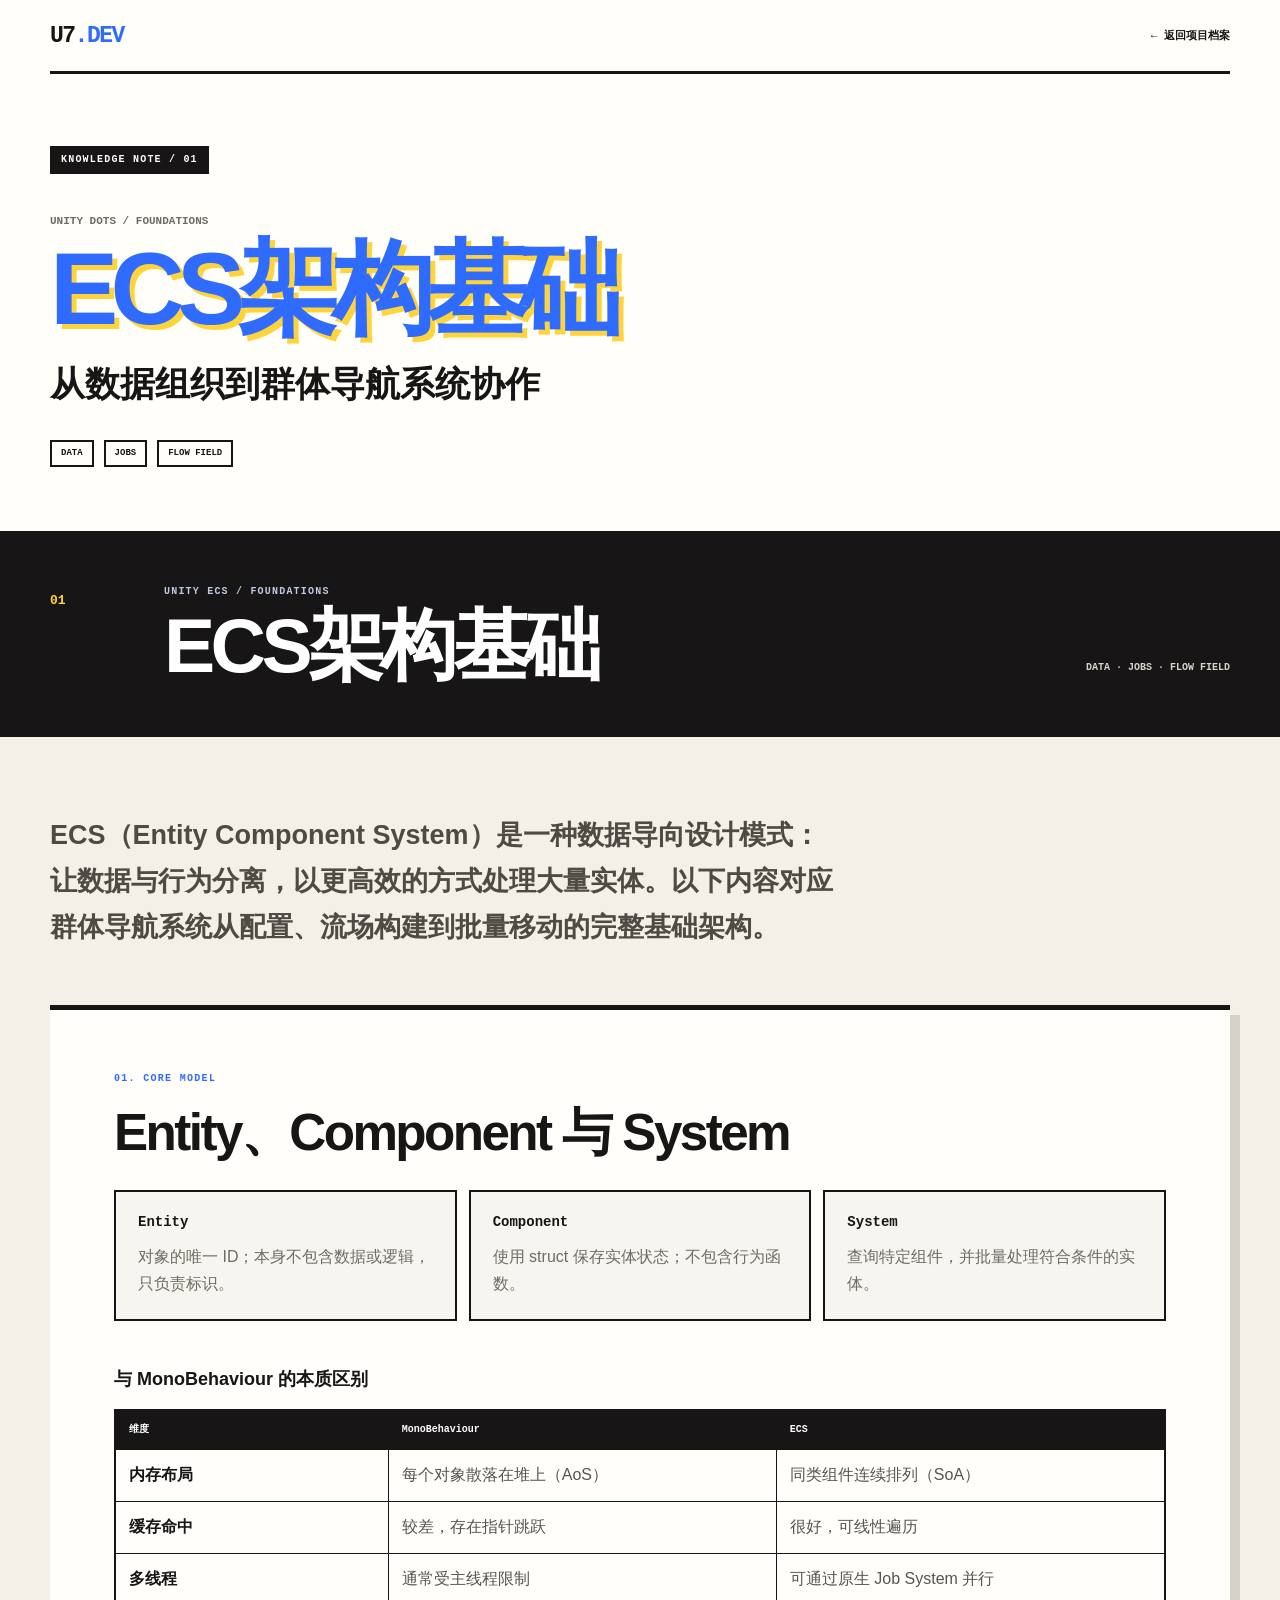
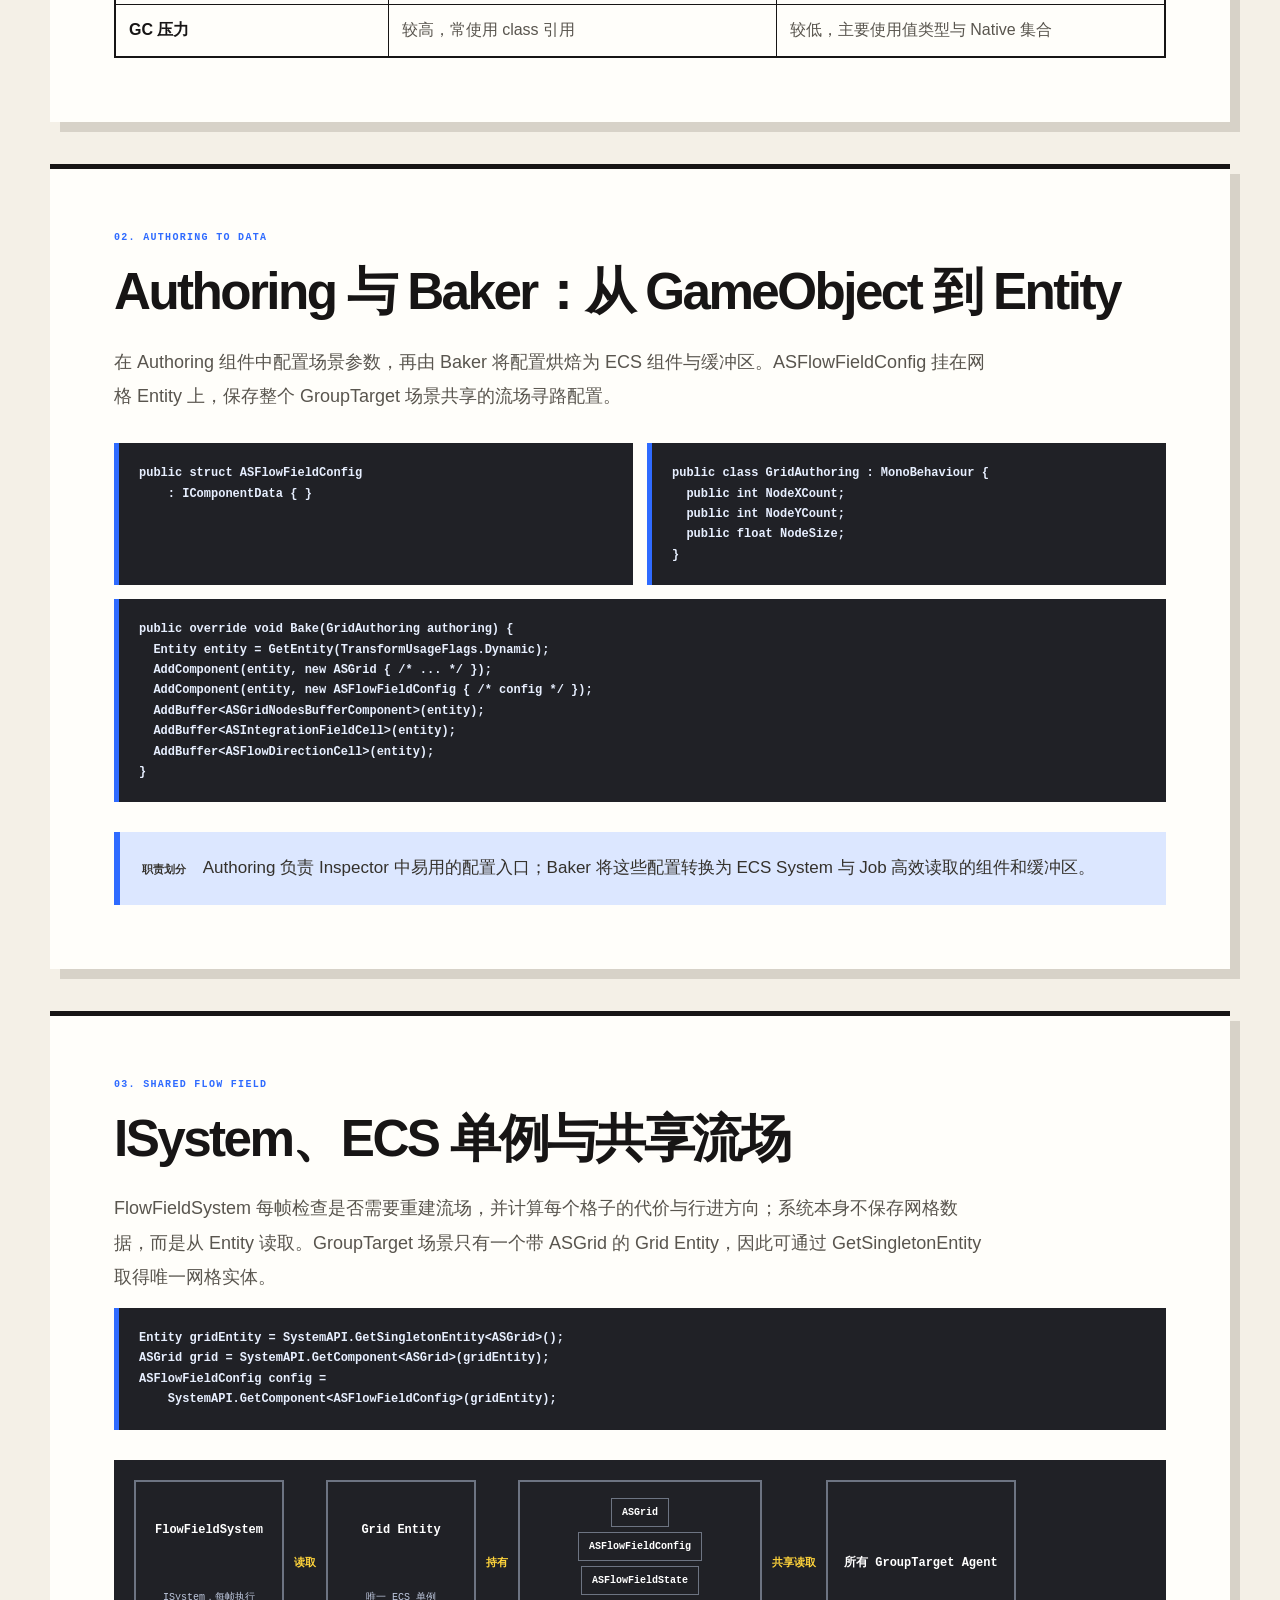
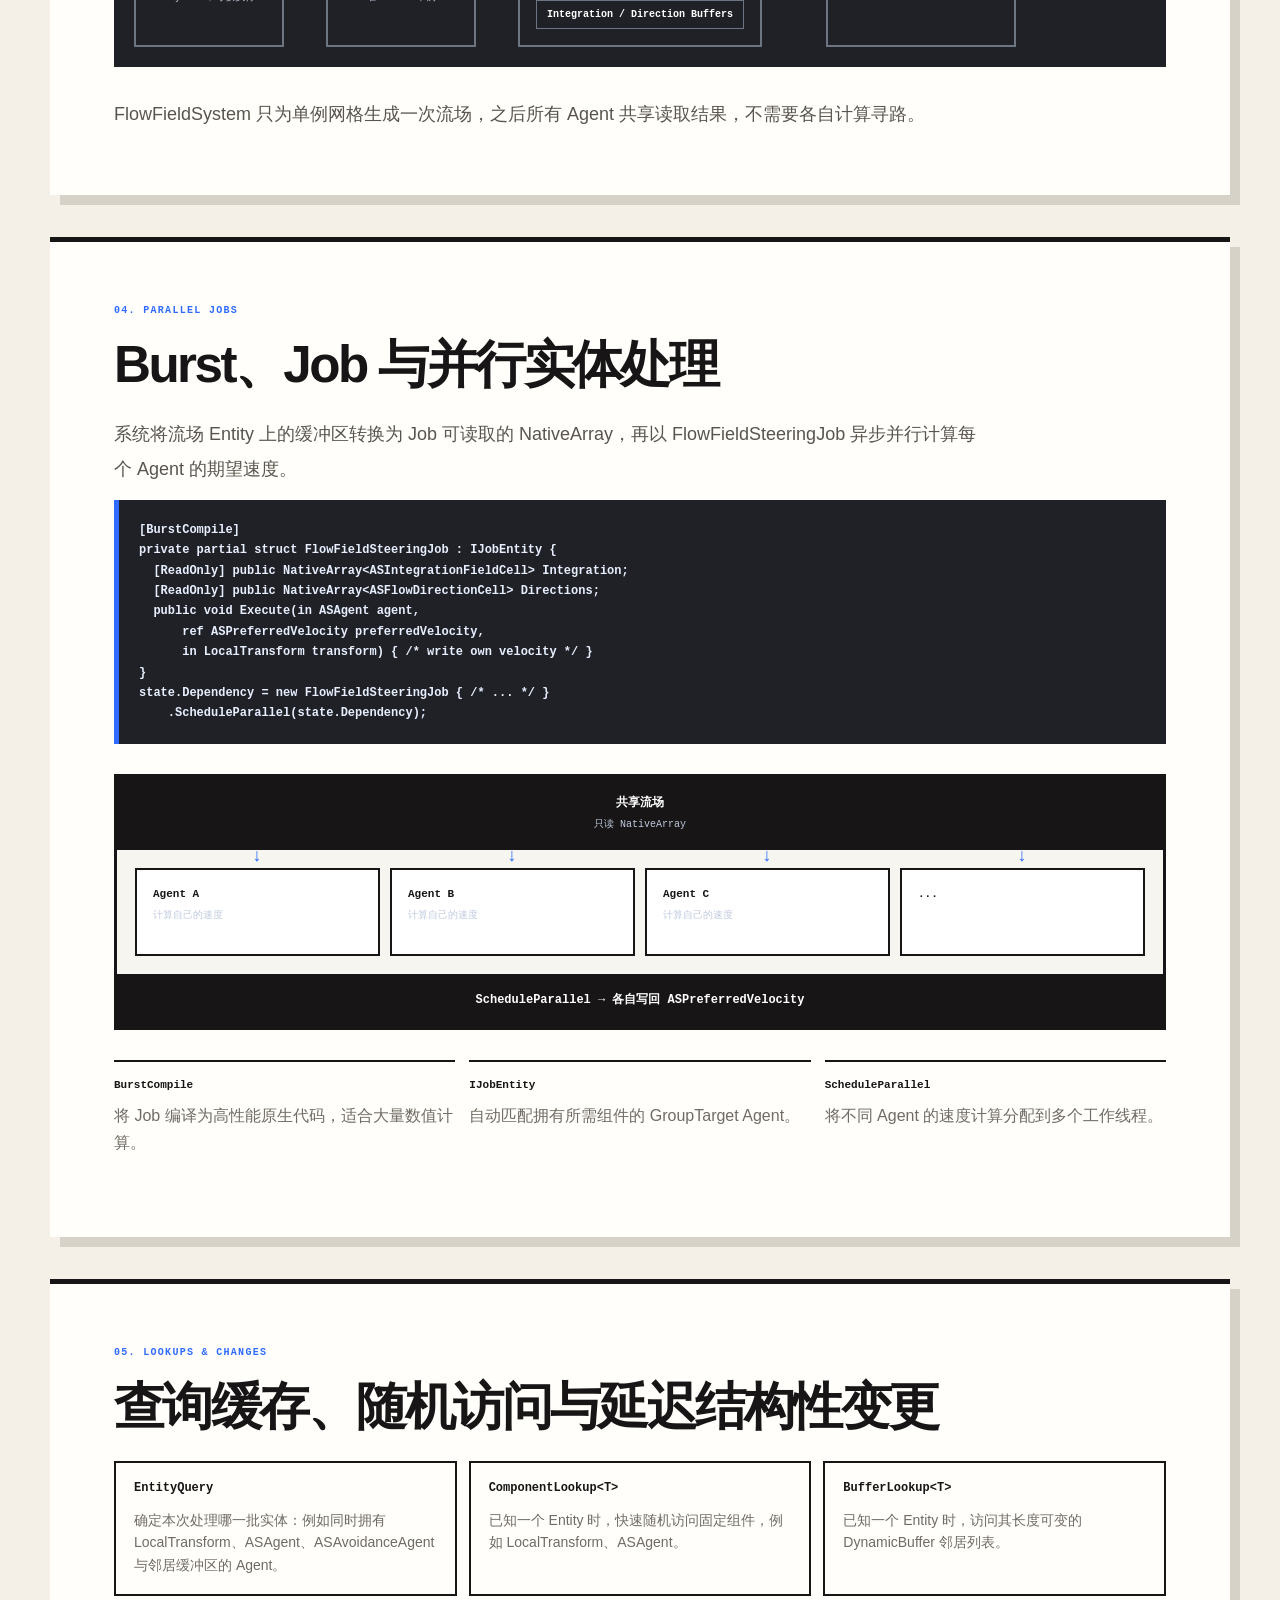
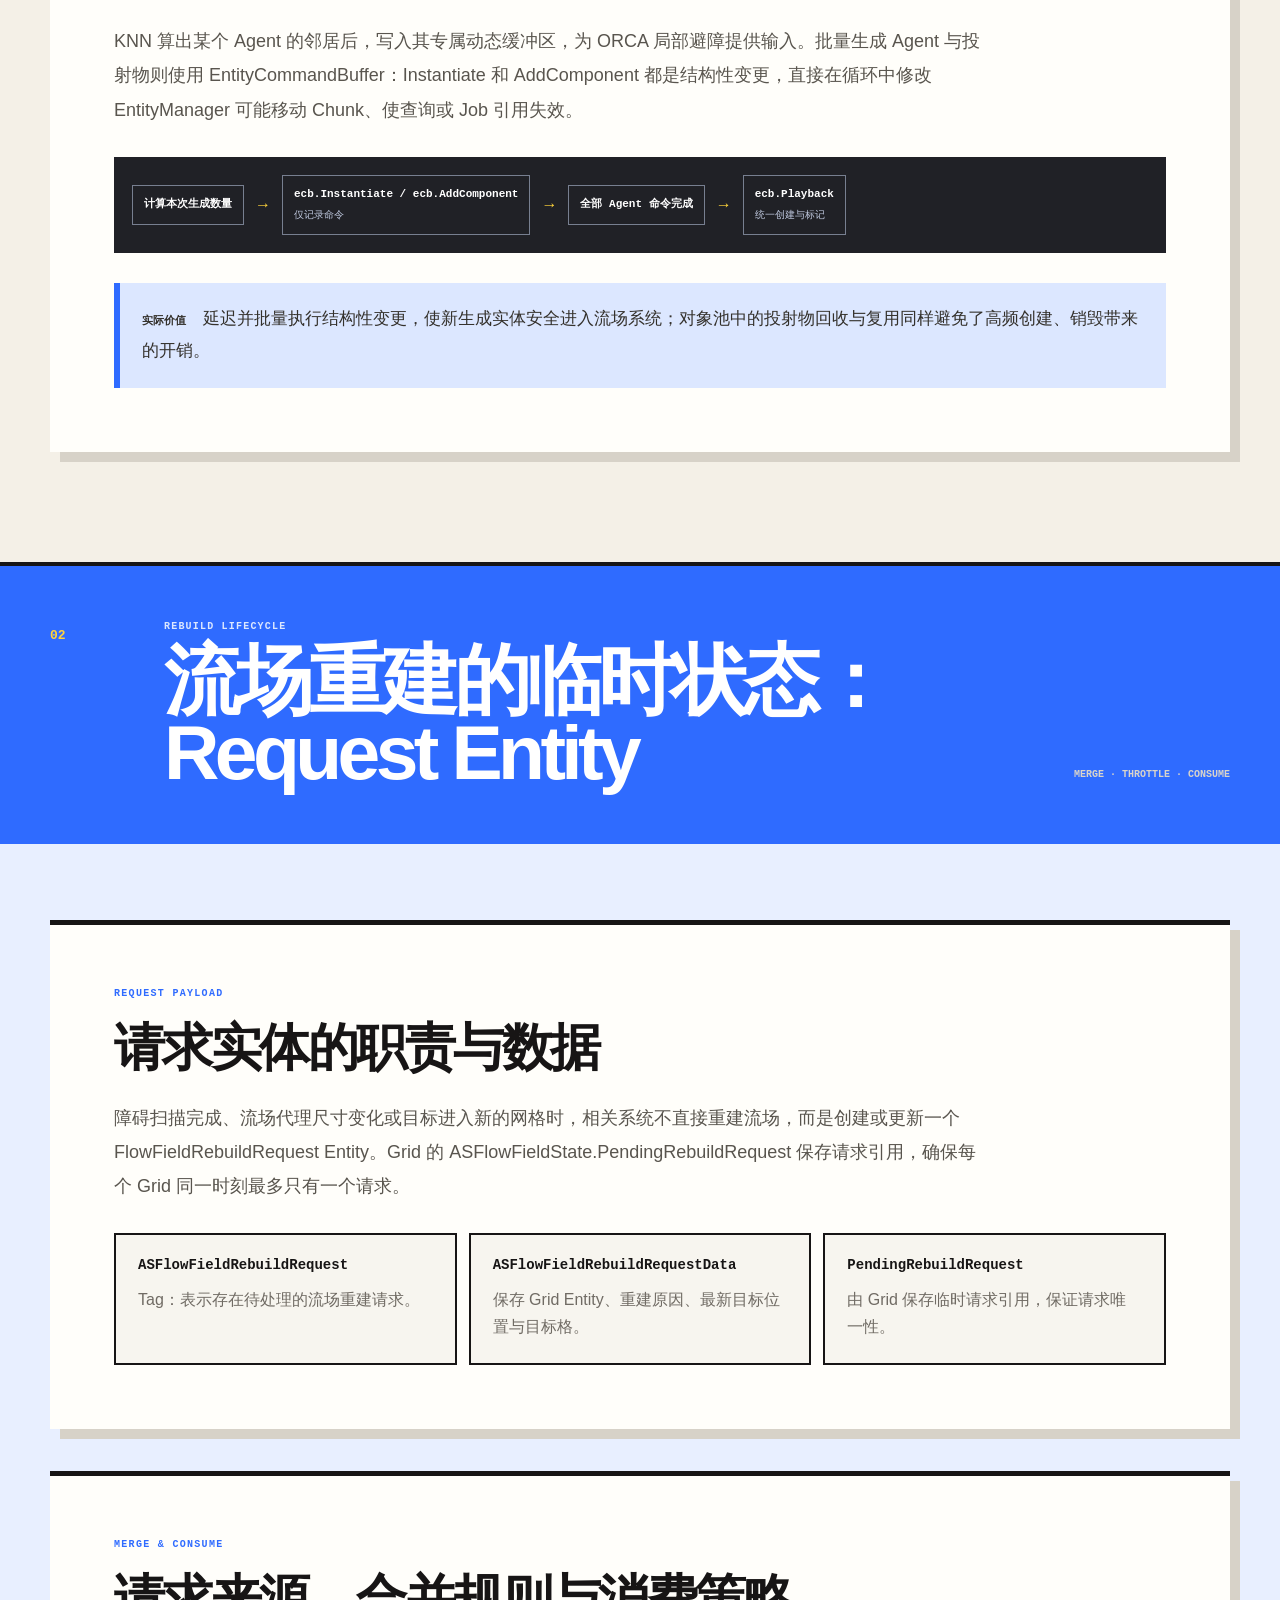
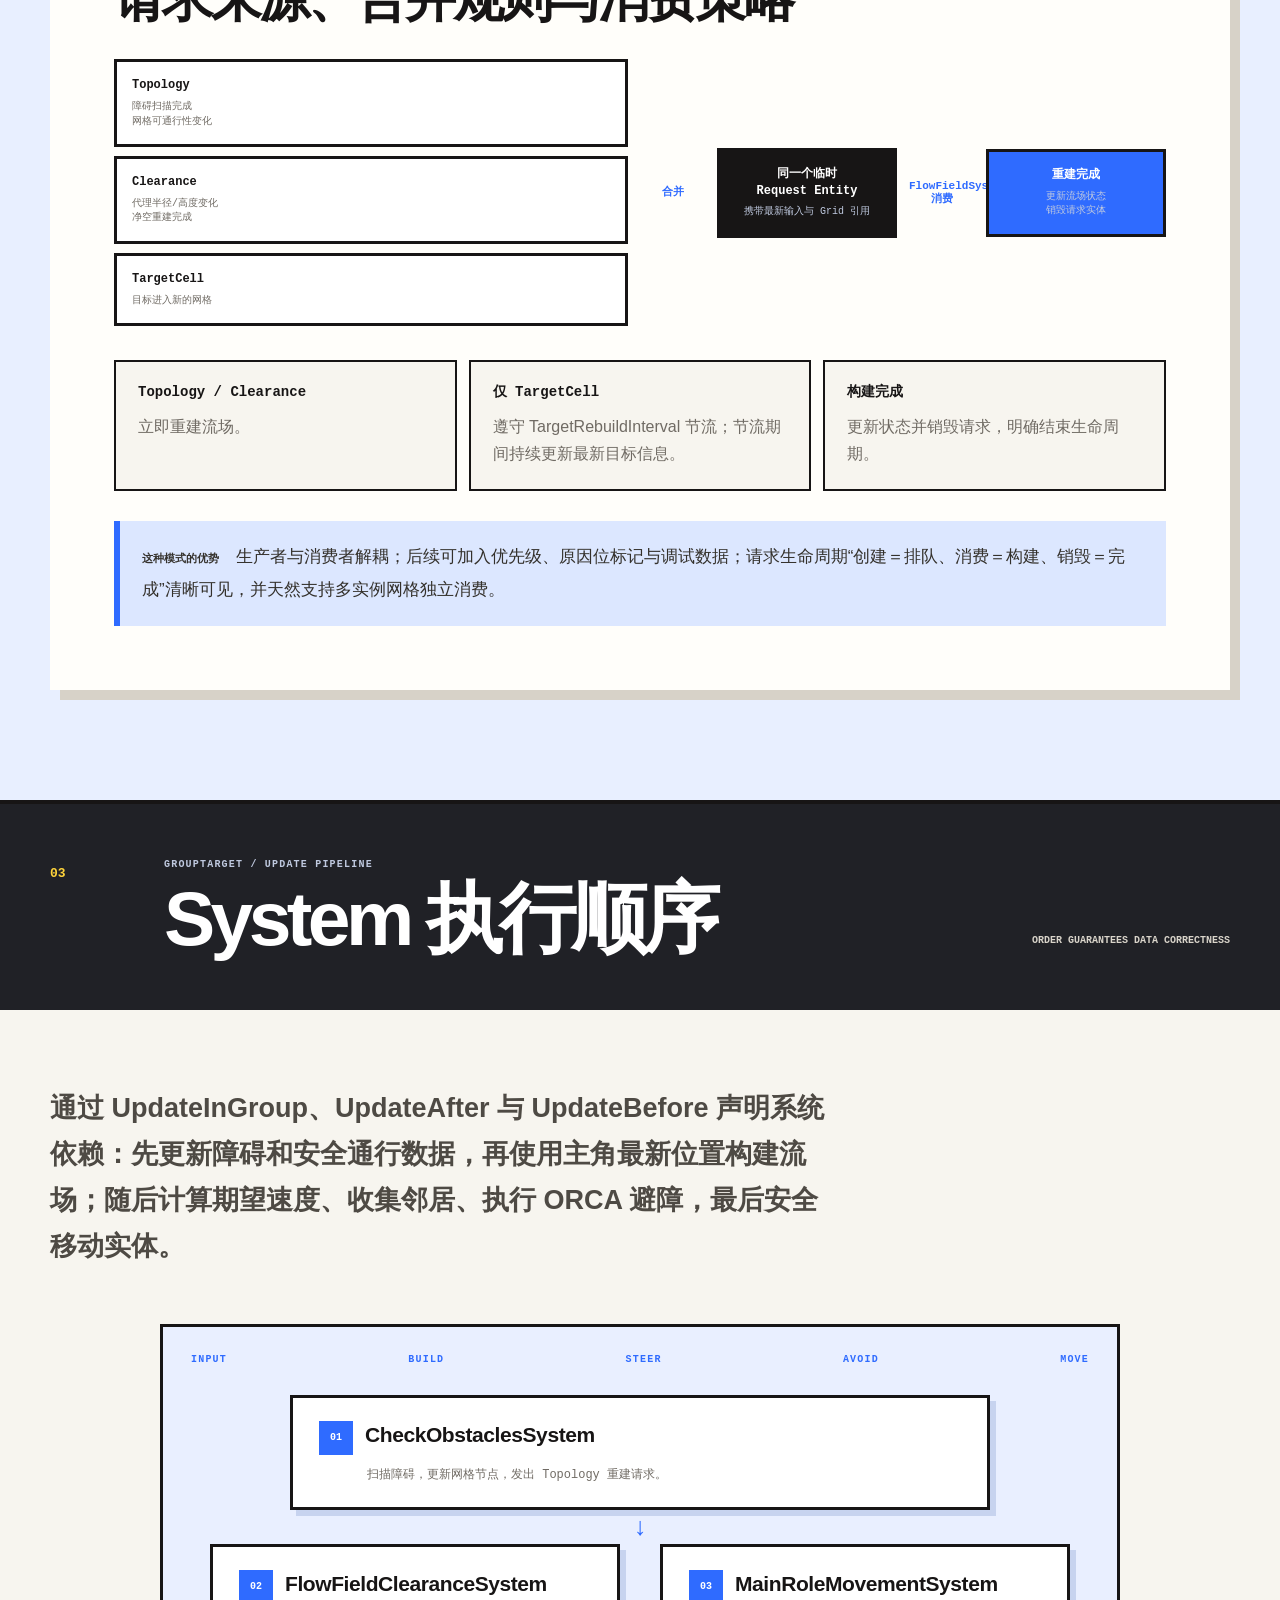
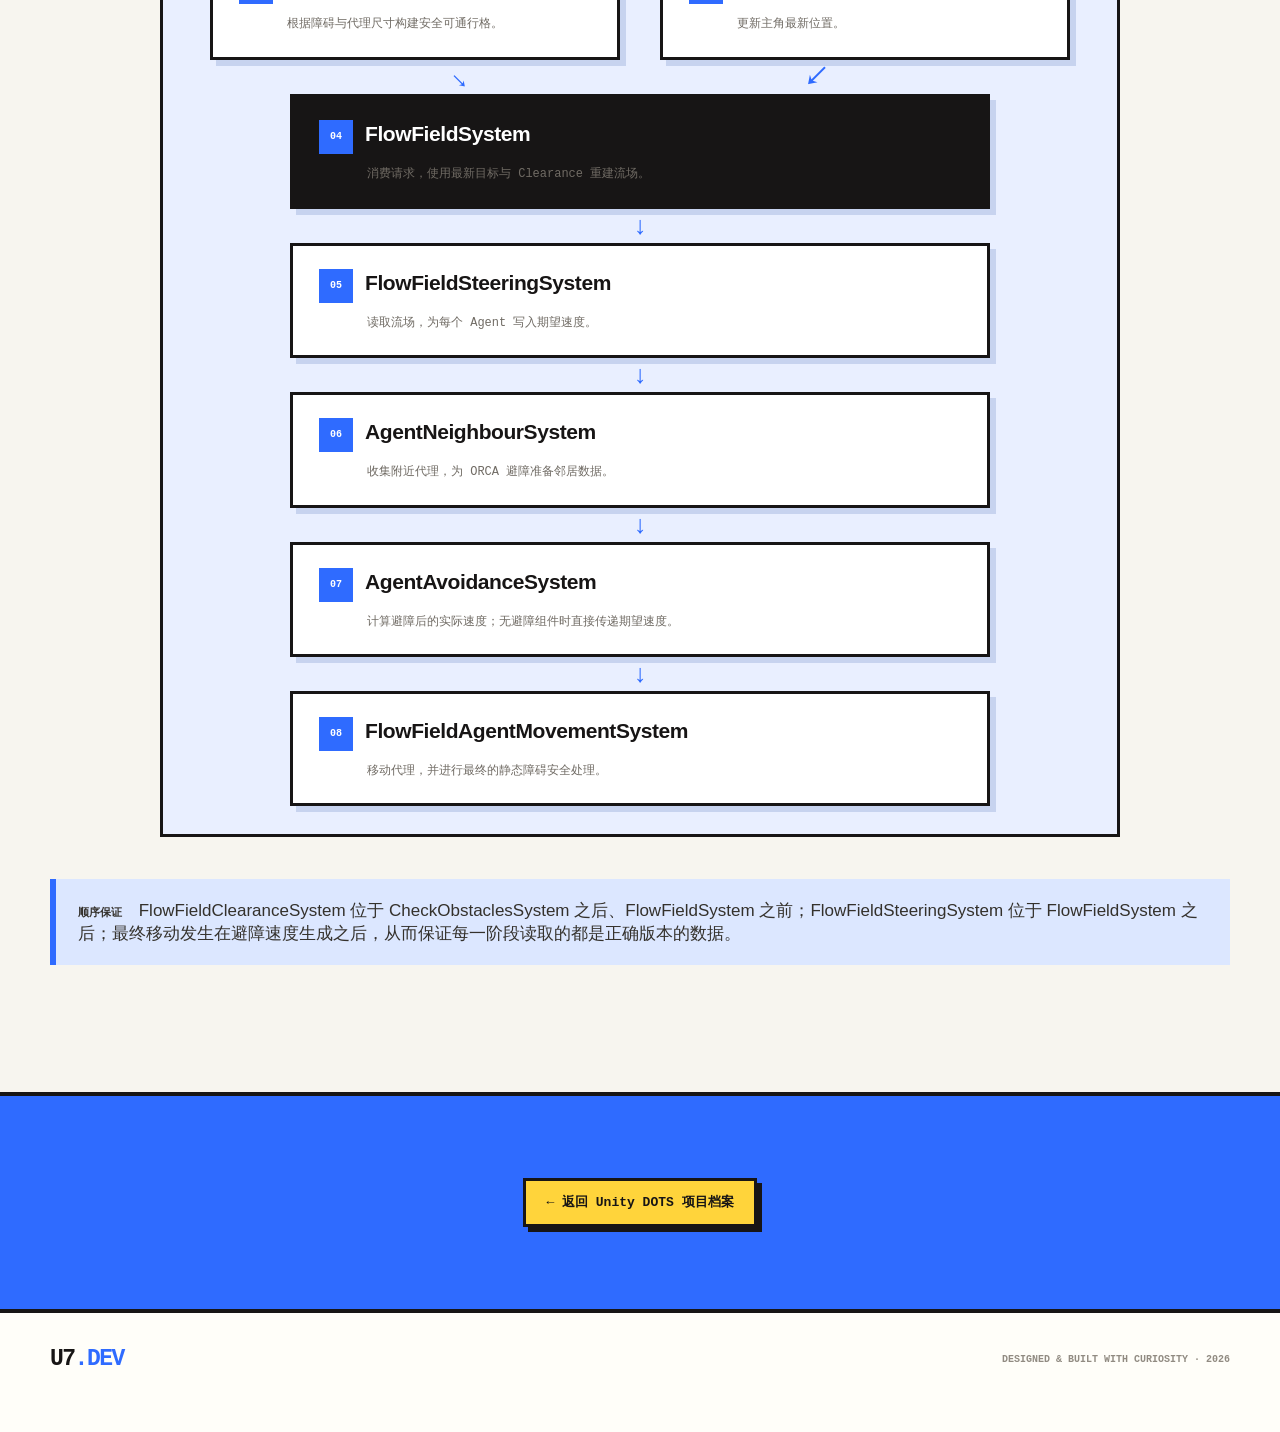
<file: projects/echo-blade/ecs-basics/index.html>
<!doctype html>
<html lang="zh-CN">
<head>
  <meta charset="utf-8">
  <meta name="viewport" content="width=device-width, initial-scale=1">
  <meta name="description" content="Unity DOTS 群体导航与弹幕系统的 ECS 架构基础：数据导向设计、流场、Job 与系统执行顺序。">
  <meta property="og:title" content="ECS架构基础 · Unity DOTS 群体导航与弹幕系统">
  <meta property="og:description" content="Unity DOTS 群体导航与弹幕系统的 ECS 架构基础。">
  <meta property="og:type" content="article">
  <meta property="og:image" content="../../../assets/og.png">
  <meta name="twitter:card" content="summary_large_image">
  <title>ECS架构基础 · Unity DOTS 群体导航与弹幕系统</title>
  <link rel="icon" href="../../../assets/favicon.svg">
  <link rel="stylesheet" href="../../../assets/styles.css">
</head>
<body>
<main class="project-page project-theme-blue knowledge-detail-page">
  <nav class="pixel-nav detail-nav" aria-label="知识点导航"><a class="logo" href="../../../">U7<span>.DEV</span></a><a class="back-link" href="../">← 返回项目档案</a></nav>
  <header class="project-hero knowledge-detail-hero">
    <div class="project-kicker">KNOWLEDGE NOTE / 01</div>
    <div class="project-title-row"><div><p>UNITY DOTS / FOUNDATIONS</p><h1><span>ECS架构基础</span></h1><h2>从数据组织到群体导航系统协作</h2></div></div>
    <div class="detail-tags"><span>DATA</span><span>JOBS</span><span>FLOW FIELD</span></div>
  </header>
  <section class="project-knowledge dots-notes" aria-labelledby="ecs-basics">
    <header class="notes-section-head notes-head-dark"><span>01</span><div><p>UNITY ECS / FOUNDATIONS</p><h2 id="ecs-basics">ECS架构基础</h2></div><b>DATA · JOBS · FLOW FIELD</b></header>
    <div class="notes-shell">
      <p class="notes-intro">ECS（Entity Component System）是一种数据导向设计模式：让数据与行为分离，以更高效的方式处理大量实体。以下内容对应群体导航系统从配置、流场构建到批量移动的完整基础架构。</p>
      <article class="note-block"><div class="note-label">01. CORE MODEL</div><h3>Entity、Component 与 System</h3><div class="role-grid"><div><b>Entity</b><span>对象的唯一 ID；本身不包含数据或逻辑，只负责标识。</span></div><div><b>Component</b><span>使用 struct 保存实体状态；不包含行为函数。</span></div><div><b>System</b><span>查询特定组件，并批量处理符合条件的实体。</span></div></div><h4>与 MonoBehaviour 的本质区别</h4><div class="compare-table notes-table"><div class="compare-row compare-head"><span>维度</span><span>MonoBehaviour</span><span>ECS</span></div><div class="compare-row"><span>内存布局</span><span>每个对象散落在堆上（AoS）</span><span>同类组件连续排列（SoA）</span></div><div class="compare-row"><span>缓存命中</span><span>较差，存在指针跳跃</span><span>很好，可线性遍历</span></div><div class="compare-row"><span>多线程</span><span>通常受主线程限制</span><span>可通过原生 Job System 并行</span></div><div class="compare-row"><span>GC 压力</span><span>较高，常使用 class 引用</span><span>较低，主要使用值类型与 Native 集合</span></div></div></article>
      <article class="note-block"><div class="note-label">02. AUTHORING TO DATA</div><h3>Authoring 与 Baker：从 GameObject 到 Entity</h3><p>在 Authoring 组件中配置场景参数，再由 Baker 将配置烘焙为 ECS 组件与缓冲区。ASFlowFieldConfig 挂在网格 Entity 上，保存整个 GroupTarget 场景共享的流场寻路配置。</p><div class="code-pair"><pre><code>public struct ASFlowFieldConfig
    : IComponentData { }</code></pre><pre><code>public class GridAuthoring : MonoBehaviour {
  public int NodeXCount;
  public int NodeYCount;
  public float NodeSize;
}</code></pre></div><pre class="code-wide"><code>public override void Bake(GridAuthoring authoring) {
  Entity entity = GetEntity(TransformUsageFlags.Dynamic);
  AddComponent(entity, new ASGrid { /* ... */ });
  AddComponent(entity, new ASFlowFieldConfig { /* config */ });
  AddBuffer&lt;ASGridNodesBufferComponent&gt;(entity);
  AddBuffer&lt;ASIntegrationFieldCell&gt;(entity);
  AddBuffer&lt;ASFlowDirectionCell&gt;(entity);
}</code></pre><p class="note-callout"><b>职责划分</b> Authoring 负责 Inspector 中易用的配置入口；Baker 将这些配置转换为 ECS System 与 Job 高效读取的组件和缓冲区。</p></article>
      <article class="note-block"><div class="note-label">03. SHARED FLOW FIELD</div><h3>ISystem、ECS 单例与共享流场</h3><p>FlowFieldSystem 每帧检查是否需要重建流场，并计算每个格子的代价与行进方向；系统本身不保存网格数据，而是从 Entity 读取。GroupTarget 场景只有一个带 ASGrid 的 Grid Entity，因此可通过 GetSingletonEntity 取得唯一网格实体。</p><pre class="code-wide"><code>Entity gridEntity = SystemAPI.GetSingletonEntity&lt;ASGrid&gt;();
ASGrid grid = SystemAPI.GetComponent&lt;ASGrid&gt;(gridEntity);
ASFlowFieldConfig config =
    SystemAPI.GetComponent&lt;ASFlowFieldConfig&gt;(gridEntity);</code></pre><div class="singleton-flow" aria-label="FlowFieldSystem 与 Grid Entity 的关系流程图"><div>FlowFieldSystem<br><small>ISystem，每帧执行</small></div><i>读取</i><div>Grid Entity<br><small>唯一 ECS 单例</small></div><i>持有</i><div class="flow-stack"><span>ASGrid</span><span>ASFlowFieldConfig</span><span>ASFlowFieldState</span><span>Integration / Direction Buffers</span></div><i>共享读取</i><div>所有 GroupTarget Agent</div></div><p>FlowFieldSystem 只为单例网格生成一次流场，之后所有 Agent 共享读取结果，不需要各自计算寻路。</p></article>
      <article class="note-block"><div class="note-label">04. PARALLEL JOBS</div><h3>Burst、Job 与并行实体处理</h3><p>系统将流场 Entity 上的缓冲区转换为 Job 可读取的 NativeArray，再以 FlowFieldSteeringJob 异步并行计算每个 Agent 的期望速度。</p><pre class="code-wide"><code>[BurstCompile]
private partial struct FlowFieldSteeringJob : IJobEntity {
  [ReadOnly] public NativeArray&lt;ASIntegrationFieldCell&gt; Integration;
  [ReadOnly] public NativeArray&lt;ASFlowDirectionCell&gt; Directions;
  public void Execute(in ASAgent agent,
      ref ASPreferredVelocity preferredVelocity,
      in LocalTransform transform) { /* write own velocity */ }
}
state.Dependency = new FlowFieldSteeringJob { /* ... */ }
    .ScheduleParallel(state.Dependency);</code></pre><div class="parallel-flow" aria-label="共享流场并行处理流程图"><div class="parallel-source">共享流场<br><small>只读 NativeArray</small></div><div class="parallel-branches"><span>Agent A<br><small>计算自己的速度</small></span><span>Agent B<br><small>计算自己的速度</small></span><span>Agent C<br><small>计算自己的速度</small></span><span>...</span></div><div class="parallel-result">ScheduleParallel → 各自写回 ASPreferredVelocity</div></div><div class="mini-definition"><span><b>BurstCompile</b> 将 Job 编译为高性能原生代码，适合大量数值计算。</span><span><b>IJobEntity</b> 自动匹配拥有所需组件的 GroupTarget Agent。</span><span><b>ScheduleParallel</b> 将不同 Agent 的速度计算分配到多个工作线程。</span></div></article>
      <article class="note-block"><div class="note-label">05. LOOKUPS &amp; CHANGES</div><h3>查询缓存、随机访问与延迟结构性变更</h3><div class="access-grid notes-access"><div><b>EntityQuery</b><span>确定本次处理哪一批实体：例如同时拥有 LocalTransform、ASAgent、ASAvoidanceAgent 与邻居缓冲区的 Agent。</span></div><div><b>ComponentLookup&lt;T&gt;</b><span>已知一个 Entity 时，快速随机访问固定组件，例如 LocalTransform、ASAgent。</span></div><div><b>BufferLookup&lt;T&gt;</b><span>已知一个 Entity 时，访问其长度可变的 DynamicBuffer 邻居列表。</span></div></div><p>KNN 算出某个 Agent 的邻居后，写入其专属动态缓冲区，为 ORCA 局部避障提供输入。批量生成 Agent 与投射物则使用 EntityCommandBuffer：Instantiate 和 AddComponent 都是结构性变更，直接在循环中修改 EntityManager 可能移动 Chunk、使查询或 Job 引用失效。</p><div class="ecb-flow"><span>计算本次生成数量</span><b>→</b><span>ecb.Instantiate / ecb.AddComponent<br><small>仅记录命令</small></span><b>→</b><span>全部 Agent 命令完成</span><b>→</b><span>ecb.Playback<br><small>统一创建与标记</small></span></div><p class="note-callout"><b>实际价值</b> 延迟并批量执行结构性变更，使新生成实体安全进入流场系统；对象池中的投射物回收与复用同样避免了高频创建、销毁带来的开销。</p></article>
    </div>
  </section>

  <section class="project-knowledge dots-notes notes-request" aria-labelledby="request-entity">
    <header class="notes-section-head notes-head-blue"><span>02</span><div><p>REBUILD LIFECYCLE</p><h2 id="request-entity">流场重建的临时状态：<br>Request Entity</h2></div><b>MERGE · THROTTLE · CONSUME</b></header>
    <div class="notes-shell">
      <article class="note-block"><div class="note-label">REQUEST PAYLOAD</div><h3>请求实体的职责与数据</h3><p>障碍扫描完成、流场代理尺寸变化或目标进入新的网格时，相关系统不直接重建流场，而是创建或更新一个 FlowFieldRebuildRequest Entity。Grid 的 ASFlowFieldState.PendingRebuildRequest 保存请求引用，确保每个 Grid 同一时刻最多只有一个请求。</p><div class="payload-grid"><div><b>ASFlowFieldRebuildRequest</b><span>Tag：表示存在待处理的流场重建请求。</span></div><div><b>ASFlowFieldRebuildRequestData</b><span>保存 Grid Entity、重建原因、最新目标位置与目标格。</span></div><div><b>PendingRebuildRequest</b><span>由 Grid 保存临时请求引用，保证请求唯一性。</span></div></div></article>
      <article class="note-block"><div class="note-label">MERGE &amp; CONSUME</div><h3>请求来源、合并规则与消费策略</h3><div class="request-flow" aria-label="流场重建 Request Entity 流程图"><div class="request-sources"><span><b>Topology</b><small>障碍扫描完成<br>网格可通行性变化</small></span><span><b>Clearance</b><small>代理半径/高度变化<br>净空重建完成</small></span><span><b>TargetCell</b><small>目标进入新的网格</small></span></div><i>合并</i><div class="request-node"><b>同一个临时<br>Request Entity</b><small>携带最新输入与 Grid 引用</small></div><i>FlowFieldSystem 消费</i><div class="request-result"><b>重建完成</b><small>更新流场状态<br>销毁请求实体</small></div></div><div class="consume-grid"><div><b>Topology / Clearance</b><span>立即重建流场。</span></div><div><b>仅 TargetCell</b><span>遵守 TargetRebuildInterval 节流；节流期间持续更新最新目标信息。</span></div><div><b>构建完成</b><span>更新状态并销毁请求，明确结束生命周期。</span></div></div><p class="note-callout"><b>这种模式的优势</b> 生产者与消费者解耦；后续可加入优先级、原因位标记与调试数据；请求生命周期“创建＝排队、消费＝构建、销毁＝完成”清晰可见，并天然支持多实例网格独立消费。</p></article>
    </div>
  </section>

  <section class="project-knowledge dots-notes notes-order" aria-labelledby="system-order">
    <header class="notes-section-head notes-head-ink"><span>03</span><div><p>GROUPTARGET / UPDATE PIPELINE</p><h2 id="system-order">System 执行顺序</h2></div><b>ORDER GUARANTEES DATA CORRECTNESS</b></header>
    <div class="notes-shell">
      <p class="notes-intro">通过 UpdateInGroup、UpdateAfter 与 UpdateBefore 声明系统依赖：先更新障碍和安全通行数据，再使用主角最新位置构建流场；随后计算期望速度、收集邻居、执行 ORCA 避障，最后安全移动实体。</p>
      <div class="system-flow" aria-label="GroupTarget System 执行顺序流程图"><div class="flow-phase"><span>INPUT</span><span>BUILD</span><span>STEER</span><span>AVOID</span><span>MOVE</span></div><div class="system-row"><span><b>01</b><strong>CheckObstaclesSystem</strong><small>扫描障碍，更新网格节点，发出 Topology 重建请求。</small></span></div><div class="system-row split"><span><b>02</b><strong>FlowFieldClearanceSystem</strong><small>根据障碍与代理尺寸构建安全可通行格。</small></span><span><b>03</b><strong>MainRoleMovementSystem</strong><small>更新主角最新位置。</small></span></div><div class="system-row"><span class="is-primary"><b>04</b><strong>FlowFieldSystem</strong><small>消费请求，使用最新目标与 Clearance 重建流场。</small></span></div><div class="system-row"><span><b>05</b><strong>FlowFieldSteeringSystem</strong><small>读取流场，为每个 Agent 写入期望速度。</small></span></div><div class="system-row"><span><b>06</b><strong>AgentNeighbourSystem</strong><small>收集附近代理，为 ORCA 避障准备邻居数据。</small></span></div><div class="system-row"><span><b>07</b><strong>AgentAvoidanceSystem</strong><small>计算避障后的实际速度；无避障组件时直接传递期望速度。</small></span></div><div class="system-row"><span><b>08</b><strong>FlowFieldAgentMovementSystem</strong><small>移动代理，并进行最终的静态障碍安全处理。</small></span></div></div>
      <p class="note-callout"><b>顺序保证</b> FlowFieldClearanceSystem 位于 CheckObstaclesSystem 之后、FlowFieldSystem 之前；FlowFieldSteeringSystem 位于 FlowFieldSystem 之后；最终移动发生在避障速度生成之后，从而保证每一阶段读取的都是正确版本的数据。</p>
    </div>
  </section>
  <section class="knowledge-return">
    <a class="pixel-button primary" href="../">← 返回 Unity DOTS 项目档案</a>
  </section>
  <footer class="detail-footer"><a class="logo" href="../../../">U7<span>.DEV</span></a><p>DESIGNED &amp; BUILT WITH CURIOSITY · 2026</p></footer>
</main>
</body>
</html>
</file>
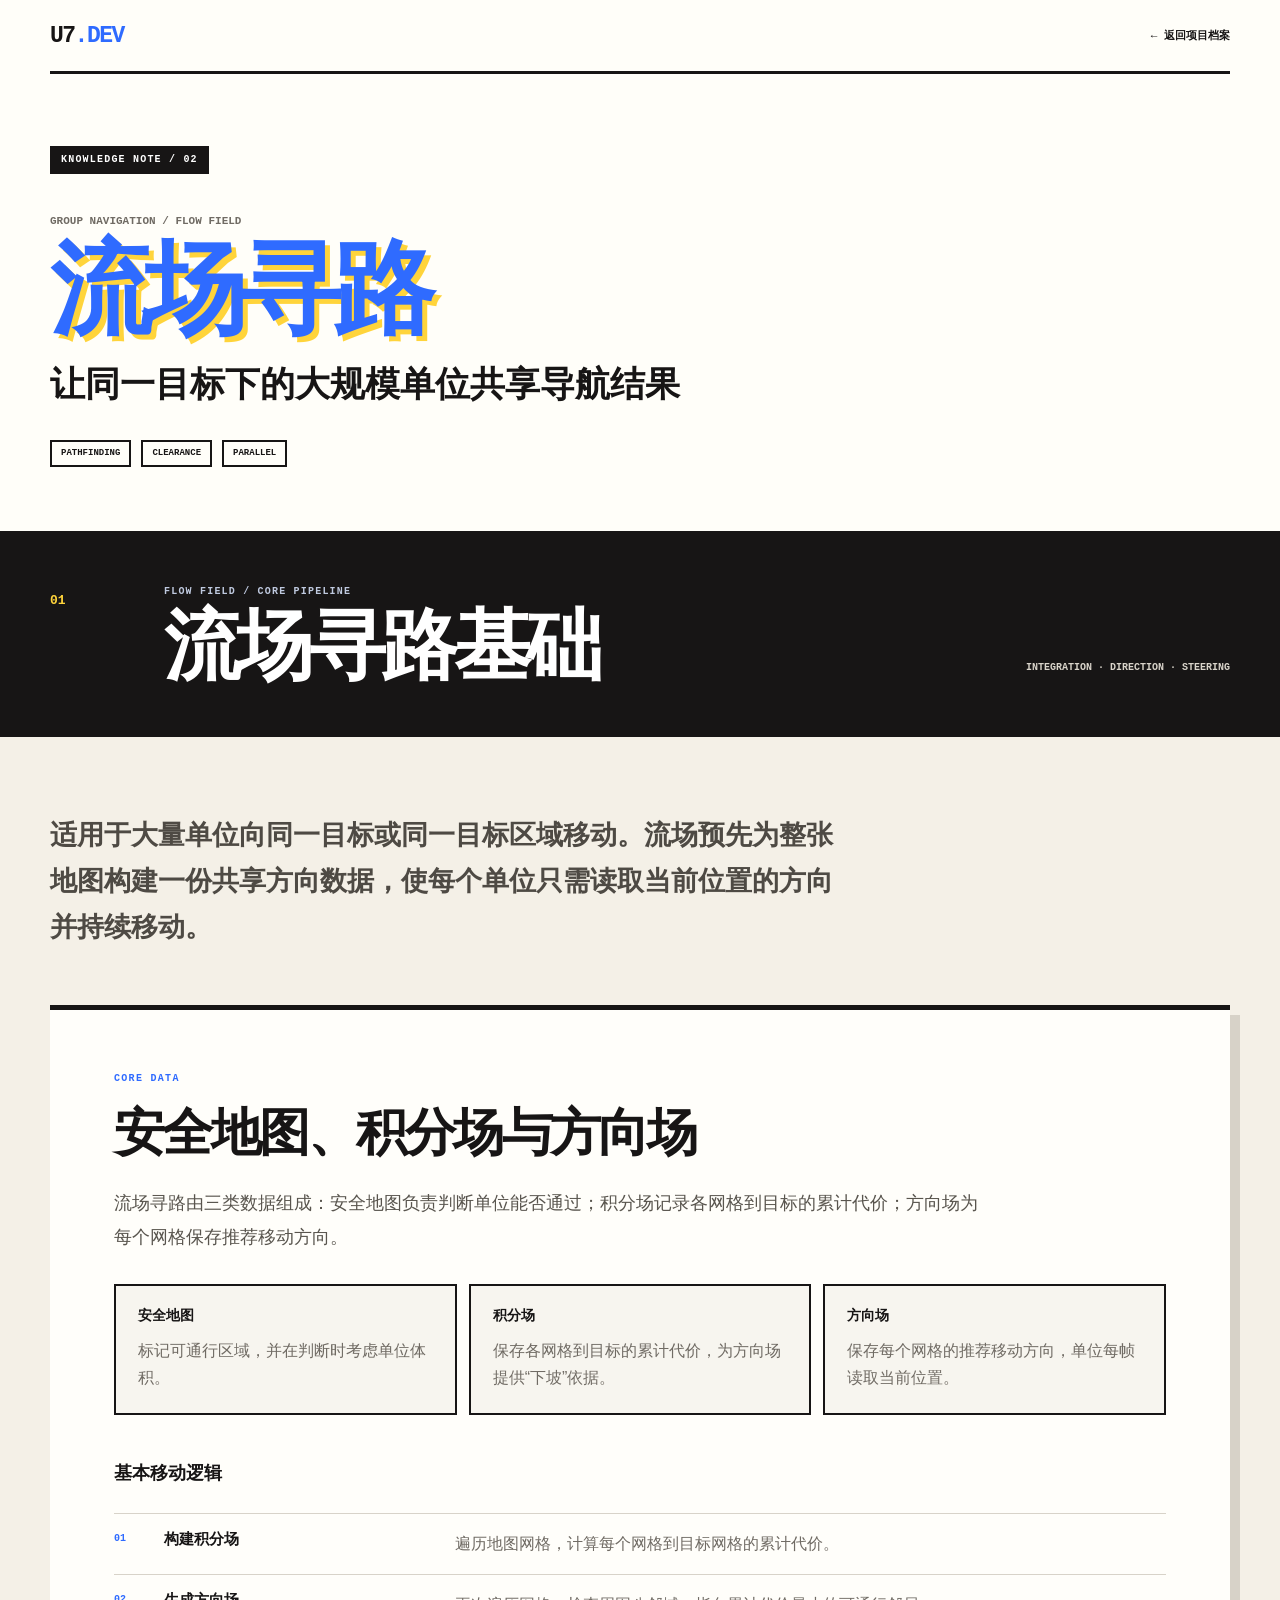
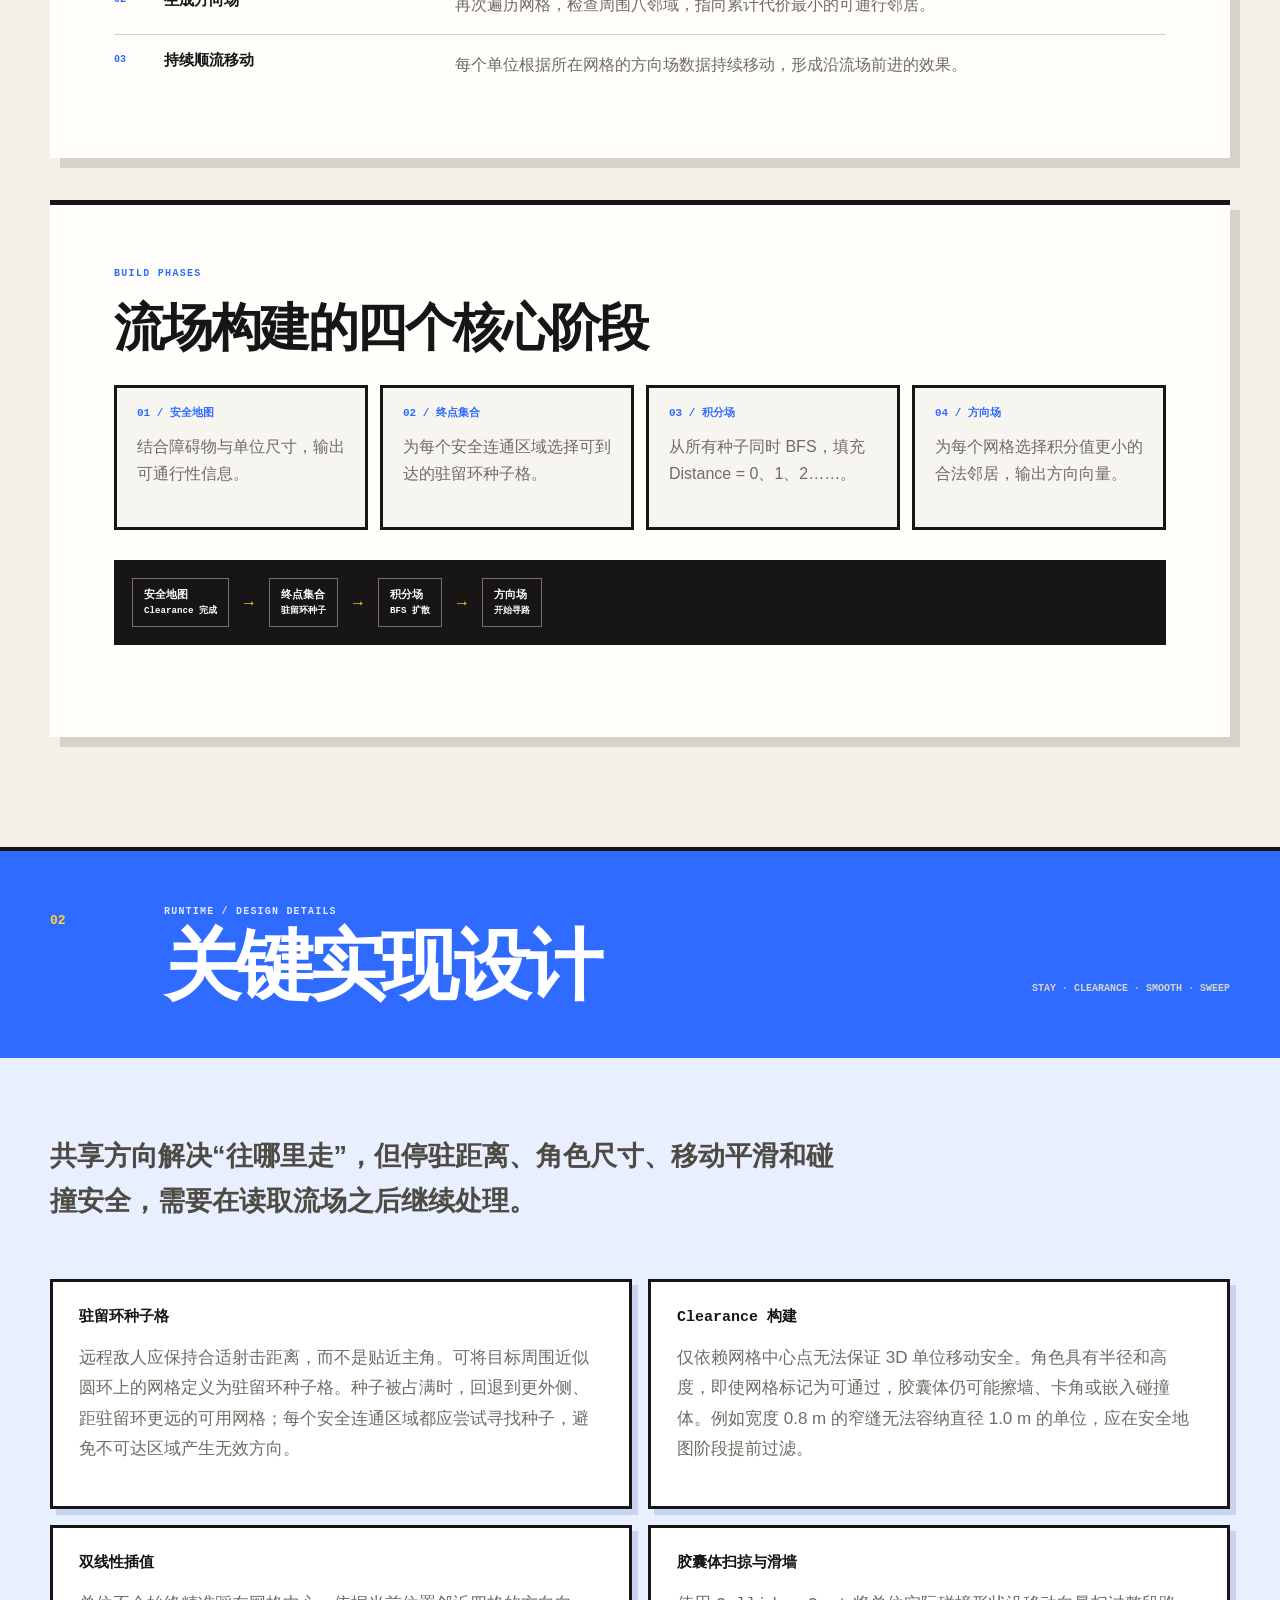
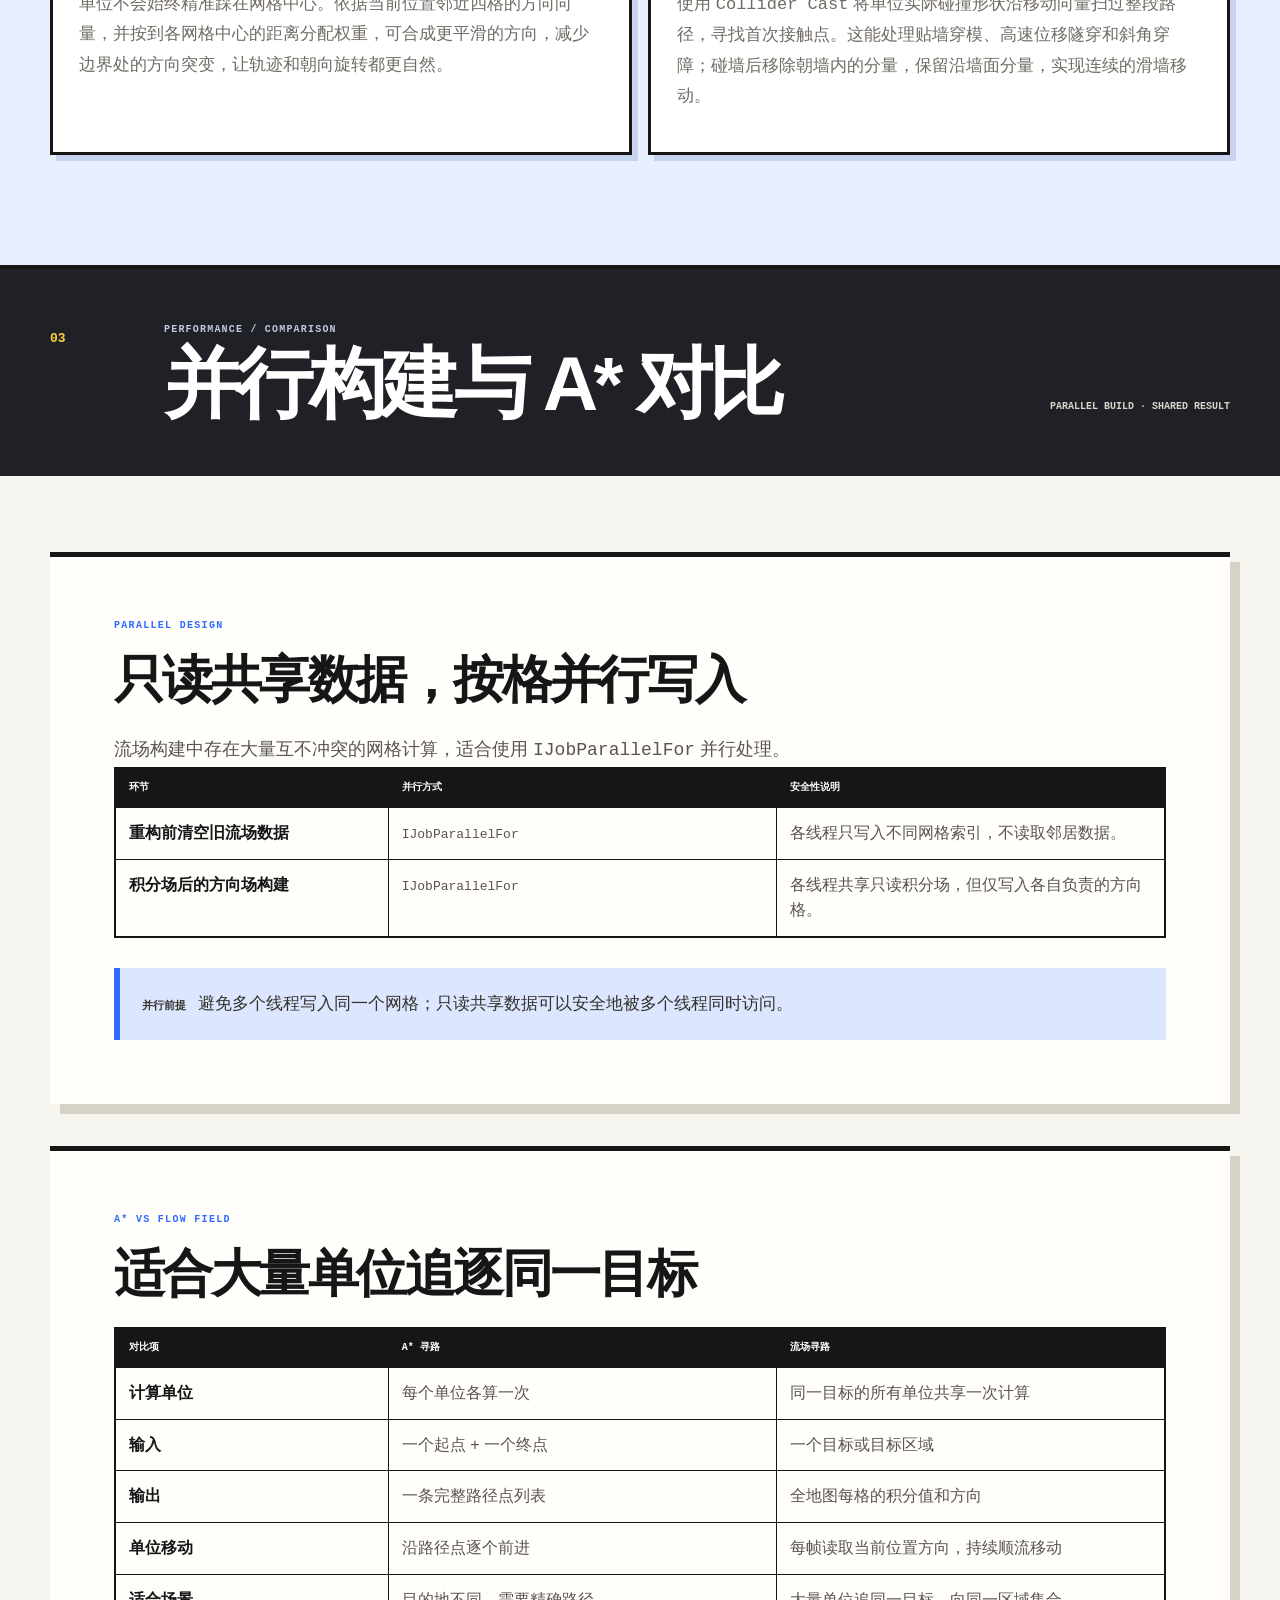
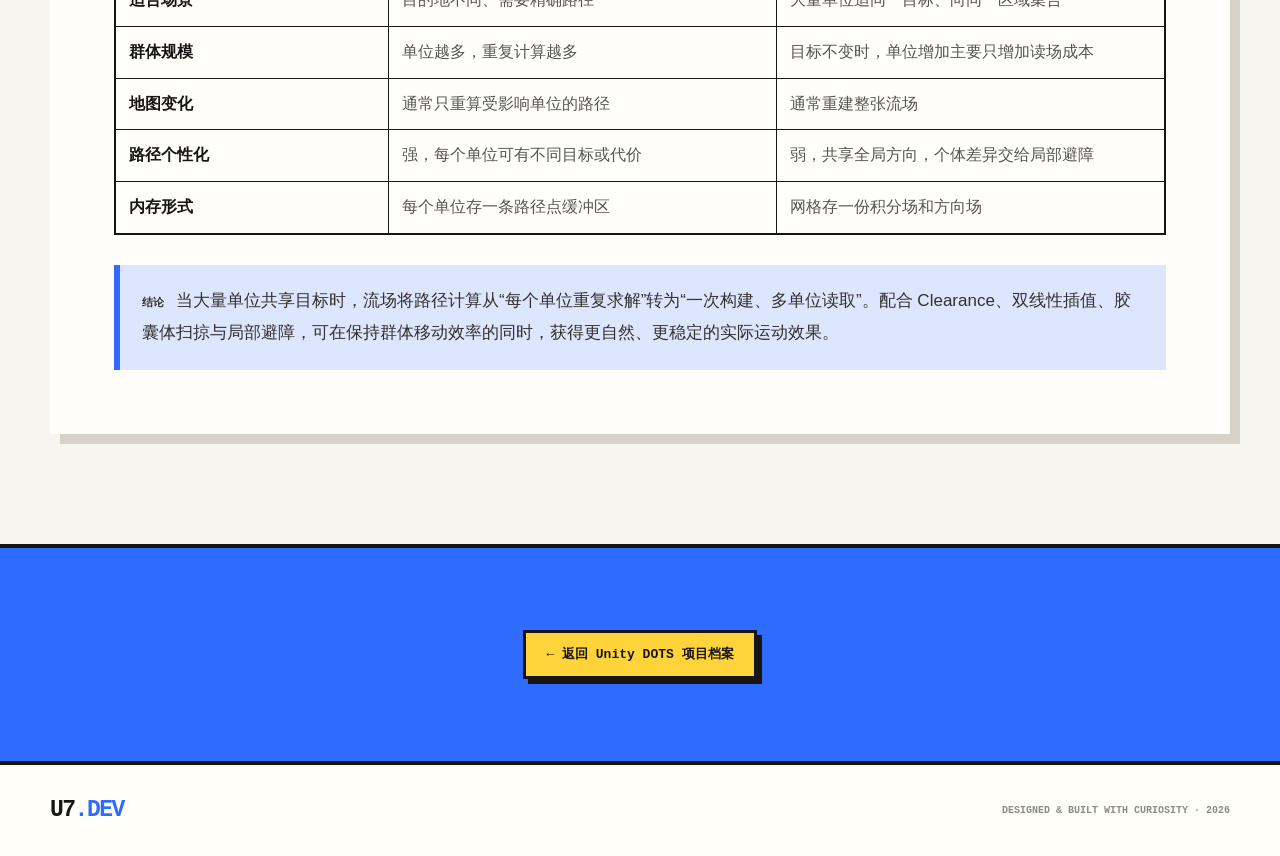
<file: projects/echo-blade/flow-field/index.html>
<!doctype html>
<html lang="zh-CN">
<head>
  <meta charset="utf-8">
  <meta name="viewport" content="width=device-width, initial-scale=1">
  <meta name="description" content="Unity DOTS 群体导航与弹幕系统中的流场寻路：积分场、方向场、驻留环、净空与并行构建。">
  <meta property="og:title" content="流场寻路 · Unity DOTS 群体导航与弹幕系统">
  <meta property="og:description" content="共享流场如何驱动大规模群体导航。">
  <meta property="og:type" content="article">
  <meta property="og:image" content="../../../assets/og.png">
  <meta name="twitter:card" content="summary_large_image">
  <title>流场寻路 · Unity DOTS 群体导航与弹幕系统</title>
  <link rel="icon" href="../../../assets/favicon.svg">
  <link rel="stylesheet" href="../../../assets/styles.css">
</head>
<body>
<main class="project-page project-theme-blue knowledge-detail-page">
  <nav class="pixel-nav detail-nav" aria-label="知识点导航"><a class="logo" href="../../../">U7<span>.DEV</span></a><a class="back-link" href="../">← 返回项目档案</a></nav>
  <header class="project-hero knowledge-detail-hero">
    <div class="project-kicker">KNOWLEDGE NOTE / 02</div>
    <div class="project-title-row"><div><p>GROUP NAVIGATION / FLOW FIELD</p><h1><span>流场寻路</span></h1><h2>让同一目标下的大规模单位共享导航结果</h2></div></div>
    <div class="detail-tags"><span>PATHFINDING</span><span>CLEARANCE</span><span>PARALLEL</span></div>
  </header>

  <section class="project-knowledge dots-notes" aria-labelledby="flow-field-basics">
    <header class="notes-section-head notes-head-dark"><span>01</span><div><p>FLOW FIELD / CORE PIPELINE</p><h2 id="flow-field-basics">流场寻路基础</h2></div><b>INTEGRATION · DIRECTION · STEERING</b></header>
    <div class="notes-shell">
      <p class="notes-intro">适用于大量单位向同一目标或同一目标区域移动。流场预先为整张地图构建一份共享方向数据，使每个单位只需读取当前位置的方向并持续移动。</p>
      <article class="note-block">
        <div class="note-label">CORE DATA</div>
        <h3>安全地图、积分场与方向场</h3>
        <p>流场寻路由三类数据组成：安全地图负责判断单位能否通过；积分场记录各网格到目标的累计代价；方向场为每个网格保存推荐移动方向。</p>
        <div class="role-grid">
          <div><b>安全地图</b><span>标记可通行区域，并在判断时考虑单位体积。</span></div>
          <div><b>积分场</b><span>保存各网格到目标的累计代价，为方向场提供“下坡”依据。</span></div>
          <div><b>方向场</b><span>保存每个网格的推荐移动方向，单位每帧读取当前位置。</span></div>
        </div>
        <h4>基本移动逻辑</h4>
        <ol class="execution-list">
          <li><b>构建积分场</b><span>遍历地图网格，计算每个网格到目标网格的累计代价。</span></li>
          <li><b>生成方向场</b><span>再次遍历网格，检查周围八邻域，指向累计代价最小的可通行邻居。</span></li>
          <li><b>持续顺流移动</b><span>每个单位根据所在网格的方向场数据持续移动，形成沿流场前进的效果。</span></li>
        </ol>
      </article>
      <article class="note-block">
        <div class="note-label">BUILD PHASES</div>
        <h3>流场构建的四个核心阶段</h3>
        <div class="flow-stage-grid">
          <div><b>01 / 安全地图</b><span>结合障碍物与单位尺寸，输出可通行性信息。</span></div>
          <div><b>02 / 终点集合</b><span>为每个安全连通区域选择可到达的驻留环种子格。</span></div>
          <div><b>03 / 积分场</b><span>从所有种子同时 BFS，填充 Distance = 0、1、2……。</span></div>
          <div><b>04 / 方向场</b><span>为每个网格选择积分值更小的合法邻居，输出方向向量。</span></div>
        </div>
        <div class="flow-line"><span>安全地图<br><small>Clearance 完成</small></span><b>→</b><span>终点集合<br><small>驻留环种子</small></span><b>→</b><span>积分场<br><small>BFS 扩散</small></span><b>→</b><span>方向场<br><small>开始寻路</small></span></div>
      </article>
    </div>
  </section>

  <section class="project-knowledge dots-notes notes-request" aria-labelledby="flow-field-designs">
    <header class="notes-section-head notes-head-blue"><span>02</span><div><p>RUNTIME / DESIGN DETAILS</p><h2 id="flow-field-designs">关键实现设计</h2></div><b>STAY · CLEARANCE · SMOOTH · SWEEP</b></header>
    <div class="notes-shell">
      <p class="notes-intro">共享方向解决“往哪里走”，但停驻距离、角色尺寸、移动平滑和碰撞安全，需要在读取流场之后继续处理。</p>
      <div class="flow-feature-grid">
        <article><b>驻留环种子格</b><p>远程敌人应保持合适射击距离，而不是贴近主角。可将目标周围近似圆环上的网格定义为驻留环种子格。种子被占满时，回退到更外侧、距驻留环更远的可用网格；每个安全连通区域都应尝试寻找种子，避免不可达区域产生无效方向。</p></article>
        <article><b>Clearance 构建</b><p>仅依赖网格中心点无法保证 3D 单位移动安全。角色具有半径和高度，即使网格标记为可通过，胶囊体仍可能擦墙、卡角或嵌入碰撞体。例如宽度 0.8 m 的窄缝无法容纳直径 1.0 m 的单位，应在安全地图阶段提前过滤。</p></article>
        <article><b>双线性插值</b><p>单位不会始终精准踩在网格中心。依据当前位置邻近四格的方向向量，并按到各网格中心的距离分配权重，可合成更平滑的方向，减少边界处的方向突变，让轨迹和朝向旋转都更自然。</p></article>
        <article><b>胶囊体扫掠与滑墙</b><p>使用 <code>Collider Cast</code> 将单位实际碰撞形状沿移动向量扫过整段路径，寻找首次接触点。这能处理贴墙穿模、高速位移隧穿和斜角穿障；碰墙后移除朝墙内的分量，保留沿墙面分量，实现连续的滑墙移动。</p></article>
      </div>
    </div>
  </section>

  <section class="project-knowledge dots-notes notes-order" aria-labelledby="flow-field-performance">
    <header class="notes-section-head notes-head-ink"><span>03</span><div><p>PERFORMANCE / COMPARISON</p><h2 id="flow-field-performance">并行构建与 A* 对比</h2></div><b>PARALLEL BUILD · SHARED RESULT</b></header>
    <div class="notes-shell">
      <article class="note-block">
        <div class="note-label">PARALLEL DESIGN</div>
        <h3>只读共享数据，按格并行写入</h3>
        <p>流场构建中存在大量互不冲突的网格计算，适合使用 <code>IJobParallelFor</code> 并行处理。</p>
        <div class="compare-table notes-table">
          <div class="compare-row compare-head"><span>环节</span><span>并行方式</span><span>安全性说明</span></div>
          <div class="compare-row"><span>重构前清空旧流场数据</span><span><code>IJobParallelFor</code></span><span>各线程只写入不同网格索引，不读取邻居数据。</span></div>
          <div class="compare-row"><span>积分场后的方向场构建</span><span><code>IJobParallelFor</code></span><span>各线程共享只读积分场，但仅写入各自负责的方向格。</span></div>
        </div>
        <p class="note-callout"><b>并行前提</b>避免多个线程写入同一个网格；只读共享数据可以安全地被多个线程同时访问。</p>
      </article>
      <article class="note-block">
        <div class="note-label">A* VS FLOW FIELD</div>
        <h3>适合大量单位追逐同一目标</h3>
        <div class="compare-table notes-table">
          <div class="compare-row compare-head"><span>对比项</span><span>A* 寻路</span><span>流场寻路</span></div>
          <div class="compare-row"><span>计算单位</span><span>每个单位各算一次</span><span>同一目标的所有单位共享一次计算</span></div>
          <div class="compare-row"><span>输入</span><span>一个起点 + 一个终点</span><span>一个目标或目标区域</span></div>
          <div class="compare-row"><span>输出</span><span>一条完整路径点列表</span><span>全地图每格的积分值和方向</span></div>
          <div class="compare-row"><span>单位移动</span><span>沿路径点逐个前进</span><span>每帧读取当前位置方向，持续顺流移动</span></div>
          <div class="compare-row"><span>适合场景</span><span>目的地不同、需要精确路径</span><span>大量单位追同一目标、向同一区域集合</span></div>
          <div class="compare-row"><span>群体规模</span><span>单位越多，重复计算越多</span><span>目标不变时，单位增加主要只增加读场成本</span></div>
          <div class="compare-row"><span>地图变化</span><span>通常只重算受影响单位的路径</span><span>通常重建整张流场</span></div>
          <div class="compare-row"><span>路径个性化</span><span>强，每个单位可有不同目标或代价</span><span>弱，共享全局方向，个体差异交给局部避障</span></div>
          <div class="compare-row"><span>内存形式</span><span>每个单位存一条路径点缓冲区</span><span>网格存一份积分场和方向场</span></div>
        </div>
        <p class="note-callout"><b>结论</b>当大量单位共享目标时，流场将路径计算从“每个单位重复求解”转为“一次构建、多单位读取”。配合 Clearance、双线性插值、胶囊体扫掠与局部避障，可在保持群体移动效率的同时，获得更自然、更稳定的实际运动效果。</p>
      </article>
    </div>
  </section>

  <section class="knowledge-return"><a class="pixel-button primary" href="../">← 返回 Unity DOTS 项目档案</a></section>
  <footer class="detail-footer"><a class="logo" href="../../../">U7<span>.DEV</span></a><p>DESIGNED &amp; BUILT WITH CURIOSITY · 2026</p></footer>
</main>
</body>
</html>
</file>
<file: assets/styles.css>
:root {
  --font-mono: "Courier New", monospace;
  --ink: #171515;
  --muted: #706b64;
  --paper: #fffef9;
  --yellow: #ffd43b;
  --blue: #2f6bff;
  --line: #171515;
}

* { box-sizing: border-box; }
html { scroll-behavior: smooth; }
body {
  margin: 0;
  color: var(--ink);
  background-color: var(--paper);
  background-image: linear-gradient(#ece9df 1px, transparent 1px), linear-gradient(90deg, #ece9df 1px, transparent 1px);
  background-size: 32px 32px;
  font-family: Arial, "Microsoft YaHei", sans-serif;
}
a { color: inherit; text-decoration: none; }
main { min-height: 100vh; overflow: hidden; }
.pixel-nav {
  width: min(1180px, calc(100% - 48px));
  height: 84px;
  margin: 0 auto;
  display: flex;
  align-items: center;
  justify-content: space-between;
  border-bottom: 3px solid var(--ink);
  font-family: var(--font-mono), monospace;
  font-weight: 800;
}
.logo { font-size: 23px; letter-spacing: -1.5px; }
.logo span { color: var(--blue); }
.nav-links { display: flex; gap: 34px; font-size: 13px; }
.nav-links a::before { content: "# "; color: #aaa49b; }
.nav-links a:hover { color: var(--blue); }
.nav-cta { background: var(--ink); color: white; padding: 12px 16px; box-shadow: 4px 4px 0 var(--yellow); font-size: 12px; }

.hero {
  width: min(1180px, calc(100% - 48px));
  min-height: calc(100vh - 84px);
  margin: 0 auto;
  padding: 72px 0 82px;
  display: grid;
  grid-template-columns: 1.25fr .75fr;
  gap: 8vw;
  align-items: center;
}
.eyebrow { font: 800 12px/1 var(--font-mono), monospace; letter-spacing: .08em; display: flex; align-items: center; gap: 10px; }
.status-dot { width: 10px; height: 10px; background: #26c75a; display: inline-block; box-shadow: 2px 2px 0 var(--ink); animation: blink 1.4s steps(2) infinite; }
@keyframes blink { 50% { opacity: .25; } }
h1 { margin: 24px 0; font: 900 clamp(58px, 8.4vw, 116px)/.86 Arial, sans-serif; letter-spacing: -.075em; }
h1 span { color: var(--blue); text-shadow: 5px 5px 0 var(--yellow); }
.hero-copy h1 span { font-size: .72em; letter-spacing: -.06em; }
.hero-intro { max-width: 650px; font-size: clamp(17px, 1.7vw, 22px); line-height: 1.85; font-weight: 600; }
.hero-actions { display: flex; flex-wrap: wrap; gap: 18px; margin: 38px 0 42px; }
.pixel-button { padding: 15px 20px; border: 3px solid var(--ink); font: 800 13px/1 var(--font-mono), monospace; transition: transform .15s, box-shadow .15s; }
.pixel-button:hover { transform: translate(-2px, -2px); }
.pixel-button.primary { background: var(--yellow); box-shadow: 5px 5px 0 var(--ink); }
.pixel-button.primary:hover { box-shadow: 7px 7px 0 var(--ink); }
.pixel-button.secondary { background: var(--paper); }
.quick-facts { display: flex; flex-wrap: wrap; gap: 26px; padding: 0; margin: 0; list-style: none; font: 700 12px/1.5 var(--font-mono), monospace; }
.quick-facts span { color: #918b82; margin-right: 5px; }

.pixel-card { position: relative; background: white; border: 4px solid var(--ink); padding: 18px; box-shadow: 12px 12px 0 var(--blue), 18px 18px 0 var(--yellow); transform: rotate(1deg); }
.pixel-card::before, .pixel-card::after { content: ""; position: absolute; width: 10px; height: 10px; background: var(--ink); }
.pixel-card::before { left: -7px; top: 26px; }
.pixel-card::after { right: -7px; bottom: 30px; }
.card-top { display: flex; justify-content: space-between; padding-bottom: 13px; border-bottom: 3px solid var(--ink); font: 800 12px/1 var(--font-mono), monospace; }
.avatar-frame { height: 250px; margin: 18px 0; background: #dce7ff; border: 3px solid var(--ink); display: grid; place-items: center; overflow: hidden; background-image: linear-gradient(45deg, rgba(255,255,255,.5) 25%, transparent 25%, transparent 75%, rgba(255,255,255,.5) 75%), linear-gradient(45deg, rgba(255,255,255,.5) 25%, transparent 25%, transparent 75%, rgba(255,255,255,.5) 75%); background-position: 0 0, 16px 16px; background-size: 32px 32px; }
.profile-avatar { display: block; width: 100%; height: 100%; object-fit: cover; object-position: center 24%; filter: saturate(.9) contrast(1.04); }
.stat { display: grid; grid-template-columns: 88px 1fr 24px; align-items: center; gap: 8px; margin: 11px 0; font: 800 9px/1 var(--font-mono), monospace; }
.stat > b { height: 10px; border: 2px solid var(--ink); padding: 1px; }
.stat > b i { display: block; height: 100%; background: var(--blue); }
.stat strong { text-align: right; }
.card-quote { margin: 16px 0 0; padding: 12px; text-align: center; color: white; background: var(--ink); font: 800 11px/1 var(--font-mono), monospace; }

@media (max-width: 820px) {
  .nav-links { display: none; }
  .hero { grid-template-columns: 1fr; gap: 64px; padding-top: 54px; }
  .pixel-card { width: min(420px, calc(100% - 20px)); margin: 0 auto 30px; }
  .quick-facts { flex-direction: column; gap: 8px; }
}
@media (max-width: 520px) {
  .pixel-nav, .hero { width: min(100% - 30px, 1180px); }
  .pixel-nav { height: 70px; }
  .nav-cta { padding: 10px; font-size: 10px; }
  .hero { min-height: calc(100vh - 70px); padding-top: 46px; }
  h1 { font-size: 58px; }
  .hero-intro { font-size: 16px; }
  .hero-actions { display: grid; }
  .pixel-button { text-align: center; }
}

.section { width: min(1180px, calc(100% - 48px)); margin: 0 auto; padding: 112px 0; scroll-margin-top: 30px; }
.section-label { padding-bottom: 16px; border-bottom: 3px solid var(--ink); font: 800 11px/1 var(--font-mono), monospace; letter-spacing: .08em; }
.section-label span { display: inline-grid; place-items: center; width: 27px; height: 24px; margin-right: 8px; color: white; background: var(--ink); }
.section-label.light { border-color: white; }
.section-label.light span { color: var(--ink); background: var(--yellow); }

.about-section { background: var(--paper); }
.about-grid { display: grid; grid-template-columns: .92fr 1.08fr; gap: 8vw; padding-top: 60px; }
.about-grid h2, .projects-head h2, .contact-section h2 { margin: 0; font: 900 clamp(43px, 5.6vw, 76px)/1.02 Arial, sans-serif; letter-spacing: -.055em; }
.about-grid h2 span, .projects-head h2 span { color: var(--blue); }
.about-copy > p { margin: 0 0 24px; font-size: 18px; line-height: 1.9; }
.skill-grid { display: grid; grid-template-columns: repeat(2, 1fr); gap: 12px; margin-top: 44px; }
.skill-grid > div { position: relative; min-height: 150px; padding: 21px; border: 3px solid var(--ink); background: white; box-shadow: 5px 5px 0 #ddd8cc; }
.skill-grid b { position: absolute; right: 16px; top: 14px; color: #ccc7bd; font: 900 23px/1 var(--font-mono), monospace; }
.skill-grid span { font: 900 12px/1 var(--font-mono), monospace; }
.skill-grid p { margin: 27px 0 0; color: var(--muted); font: 700 13px/1.75 var(--font-mono), monospace; }

.experience-section { width: 100%; max-width: none; padding: 112px max(24px, calc((100vw - 1180px) / 2)); color: white; background: var(--ink); }
.experience-head { display: flex; align-items: end; justify-content: space-between; padding: 56px 0 46px; }
.experience-head h2 { margin: 0; font: 900 clamp(50px, 6vw, 82px)/1 Arial, sans-serif; letter-spacing: -.055em; }
.experience-head > p { margin: 0; color: #bcb7ae; font-size: 15px; line-height: 1.8; }
.timeline { border-top: 1px solid #5e5a55; }
.timeline-item { display: grid; grid-template-columns: 80px 220px 1fr; gap: 24px; padding: 40px 0; border-bottom: 1px solid #5e5a55; }
.timeline-index { width: 43px; height: 43px; display: grid; place-items: center; border: 2px solid var(--yellow); color: var(--yellow); font: 800 12px/1 var(--font-mono), monospace; }
.timeline-period { padding-top: 5px; color: #aca7a0; font: 700 11px/1.5 var(--font-mono), monospace; }
.timeline-item h3 { margin: 0 0 16px; font-size: 24px; }
.timeline-item p { max-width: 680px; margin: 0 0 17px; color: #cbc7c0; line-height: 1.8; }
.timeline-item strong { color: var(--yellow); font: 700 11px/1.5 var(--font-mono), monospace; }

.projects-head { display: flex; align-items: end; justify-content: space-between; padding: 60px 0 52px; }
.projects-head p { max-width: 420px; margin: 0 0 7px; color: var(--muted); font-size: 16px; line-height: 1.8; }
.project-list { display: grid; gap: 20px; }
.project-tile { min-height: 244px; display: grid; grid-template-columns: 70px 250px 1fr 70px; align-items: center; gap: 25px; padding: 28px; border: 4px solid var(--ink); background: white; box-shadow: 8px 8px 0 var(--ink); transition: transform .18s, box-shadow .18s; }
.project-tile:hover { transform: translate(-4px, -4px); box-shadow: 12px 12px 0 var(--ink); }
.project-number { align-self: start; font: 900 14px/1 var(--font-mono), monospace; }
.project-pixel-art, .detail-pixel-art { position: relative; min-height: 180px; border: 3px solid var(--ink); overflow: hidden; background: #dce7ff; }
.color-yellow .project-pixel-art, .project-theme-yellow .detail-pixel-art { background: #ffe681; }
.color-coral .project-pixel-art, .project-theme-coral .detail-pixel-art { background: #ffb6a9; }
.project-pixel-art::before, .detail-pixel-art::before { content: ""; position: absolute; width: 94px; height: 70px; left: 50%; top: 50%; transform: translate(-50%, -50%); background: white; border: 5px solid var(--ink); box-shadow: 13px 13px 0 var(--blue); }
.color-yellow .project-pixel-art::before, .project-theme-yellow .detail-pixel-art::before { box-shadow: 13px 13px 0 #ff774f; }
.color-coral .project-pixel-art::before, .project-theme-coral .detail-pixel-art::before { box-shadow: 13px 13px 0 var(--yellow); }
.project-pixel-art i, .detail-pixel-art i { position: absolute; z-index: 1; left: calc(50% - 35px); top: calc(50% - 23px); width: 60px; height: 7px; background: var(--ink); box-shadow: 0 16px 0 var(--ink), 0 32px 0 var(--ink); }
.project-pixel-art b, .detail-pixel-art b { position: absolute; z-index: 2; right: 19%; top: 23%; width: 20px; height: 20px; background: var(--yellow); border: 4px solid var(--ink); }
.project-pixel-art em, .detail-pixel-art em { position: absolute; left: 15%; bottom: 15%; width: 28px; height: 28px; background: var(--blue); border: 4px solid var(--ink); }
.project-content > p { color: var(--muted); font: 800 10px/1 var(--font-mono), monospace; }
.project-content h3 { margin: 12px 0 22px; font: 900 clamp(33px, 4vw, 55px)/1 Arial, sans-serif; letter-spacing: -.04em; }
.project-tags { display: flex; flex-wrap: wrap; gap: 8px; }
.project-tags span, .detail-tags span { padding: 7px 9px; border: 2px solid var(--ink); font: 800 9px/1 var(--font-mono), monospace; }
.project-arrow { justify-self: end; display: grid; place-items: center; width: 48px; height: 48px; background: var(--ink); color: white; font: 800 22px/1 var(--font-mono), monospace; }

.contact-section { width: 100%; padding: 120px 24px 128px; text-align: center; background: var(--blue); color: white; border-top: 4px solid var(--ink); border-bottom: 4px solid var(--ink); }
.contact-section .eyebrow { justify-content: center; }
.contact-section h2 { margin: 22px auto 44px; }
.contact-section h2 span { color: var(--yellow); text-shadow: 4px 4px 0 var(--ink); }
.contact-section .pixel-button { display: inline-block; color: var(--ink); }
footer { width: min(1180px, calc(100% - 48px)); min-height: 110px; margin: 0 auto; display: flex; align-items: center; justify-content: space-between; gap: 25px; font: 800 10px/1.5 var(--font-mono), monospace; }
footer > p { color: #918b82; }
footer > div { display: flex; gap: 22px; }

/* Project detail pages */
.project-page { background: var(--paper); }
.detail-nav { height: 74px; }
.back-link { font-size: 11px; }
.project-hero { width: min(1180px, calc(100% - 48px)); margin: 0 auto; padding: 72px 0 84px; }
.project-kicker, .mini-label { margin: 0; font: 900 10px/1 var(--font-mono), monospace; letter-spacing: .12em; }
.project-kicker { display: inline-block; padding: 9px 11px; background: var(--ink); color: white; }
.project-title-row { display: grid; grid-template-columns: 1fr 350px; gap: 8vw; align-items: end; margin: 52px 0 38px; }
.project-title-row p { font: 800 11px/1 var(--font-mono), monospace; color: var(--muted); }
.project-title-row h1 { margin: 15px 0 13px; font-size: clamp(65px, 9vw, 120px); line-height: .9; }
.project-title-row h2 { margin: 0; font-size: clamp(21px, 2.7vw, 36px); }
.detail-pixel-art { height: 244px; }
.dots-hero { padding-bottom: 70px; }
.knowledge-detail-hero { padding-bottom: 64px; }
.knowledge-detail-hero .project-title-row { display: block; max-width: 820px; margin: 42px 0 32px; }
.knowledge-detail-hero .project-title-row h1 { max-width: 820px; font-size: clamp(58px, 8vw, 110px); line-height: .92; white-space: nowrap; }
.knowledge-detail-hero .project-title-row h2 { max-width: 700px; margin-top: 26px; }
.dots-hero .project-title-row { display: block; max-width: 980px; margin: 42px 0 32px; }
.dots-hero .project-title-row h1 { max-width: 980px; font-size: clamp(52px, 6.7vw, 94px); line-height: .96; letter-spacing: -.06em; }
.dots-hero .project-title-row h1 span { display: block; }
.dots-hero .project-title-row h1 span + span { margin-top: 10px; font-size: .76em; }
.dots-hero .project-title-row h2 { max-width: 740px; margin-top: 26px; font-size: clamp(20px, 2.2vw, 30px); }
.detail-tags { display: flex; flex-wrap: wrap; gap: 10px; }
.project-summary, .project-knowledge, .project-structure, .design-decisions { padding: 110px max(24px, calc((100vw - 1180px) / 2)); }
.project-summary { display: grid; grid-template-columns: .65fr 1.35fr; gap: 7vw; color: white; background: var(--ink); }
.project-summary h2, .detail-section-head h2 { margin: 18px 0 0; font: 900 clamp(45px, 5.8vw, 76px)/1 Arial, sans-serif; letter-spacing: -.055em; }
.summary-copy .lead { margin: 0 0 52px; color: white; font-size: clamp(22px, 2.5vw, 32px); line-height: 1.65; font-weight: 700; }
.challenge-grid { display: grid; grid-template-columns: repeat(2, 1fr); gap: 50px; }
.challenge-grid span { color: var(--yellow); font: 900 10px/1 var(--font-mono), monospace; }
.challenge-grid p { color: #cac5bd; line-height: 1.8; }
.metric-strip { display: grid; grid-template-columns: repeat(3, 1fr); border-top: 4px solid var(--ink); border-bottom: 4px solid var(--ink); }
.metric-strip div { min-height: 180px; display: flex; flex-direction: column; justify-content: center; align-items: center; border-right: 3px solid var(--ink); }
.metric-strip div:last-child { border-right: 0; }
.metric-strip strong { font: 900 clamp(42px, 5vw, 68px)/1 Arial, sans-serif; letter-spacing: -.04em; }
.project-theme-blue .metric-strip strong { color: var(--blue); }
.project-theme-yellow .metric-strip strong { color: #ce9100; }
.project-theme-coral .metric-strip strong { color: #e2533c; }
.metric-strip span { margin-top: 12px; color: var(--muted); font: 800 10px/1 var(--font-mono), monospace; }
.project-knowledge { background: #f4f0e7; border-bottom: 4px solid var(--ink); }
.knowledge-grid { display: grid; grid-template-columns: repeat(3, 1fr); gap: 18px; }
.knowledge-grid article { position: relative; min-height: 250px; padding: 34px; border: 3px solid var(--ink); background: white; box-shadow: 6px 6px 0 #d8d3c9; }
.knowledge-grid article > span { display: block; margin-bottom: 42px; color: var(--ink); font: 900 11px/1 var(--font-mono), monospace; }
.knowledge-grid h3 { margin: 0 0 16px; font-size: 23px; }
.knowledge-grid p { margin: 0; color: var(--muted); line-height: 1.8; }
.knowledge-link-grid { grid-template-columns: repeat(auto-fit, minmax(260px, 1fr)); }
.knowledge-link-card {
  position: relative;
  display: block;
  min-height: 270px;
  padding: 34px;
  border: 3px solid var(--ink);
  background: white;
  box-shadow: 7px 7px 0 var(--blue);
  transition: transform .18s, box-shadow .18s, background-color .18s;
}
.knowledge-link-card > span { display: block; margin-bottom: 48px; font: 900 11px/1 var(--font-mono), monospace; }
.knowledge-link-card h3 { max-width: calc(100% - 52px); margin-bottom: 16px; font: 900 clamp(28px, 3vw, 42px)/1.05 Arial, sans-serif; letter-spacing: 0; }
.knowledge-link-card p { max-width: 620px; padding-right: 28px; }
.knowledge-link-card:hover { transform: translate(-4px, -4px); background: #dce7ff; box-shadow: 11px 11px 0 var(--ink); }
.knowledge-link-card:focus-visible { outline: 4px solid var(--yellow); outline-offset: 5px; }
.knowledge-link-card i { position: absolute; right: 28px; bottom: 26px; display: grid; width: 42px; height: 42px; place-items: center; background: var(--ink); color: white; font: 900 24px/1 Arial, sans-serif; font-style: normal; }
.knowledge-card-tags { display: flex; flex-wrap: wrap; gap: 8px; margin-top: 27px; padding-right: 58px; }
.knowledge-card-tags b { padding: 7px 9px; border: 2px solid var(--ink); font: 900 9px/1 var(--font-mono), monospace; }
.flow-stage-grid { display: grid; grid-template-columns: repeat(4, 1fr); gap: 12px; margin: 30px 0; }
.flow-stage-grid > div { min-height: 145px; padding: 20px; border: 3px solid var(--ink); background: #f7f5ef; }
.flow-stage-grid b { display: block; margin-bottom: 14px; color: var(--blue); font: 900 11px/1 var(--font-mono), monospace; }
.flow-stage-grid span { color: var(--muted); font-size: 16px; line-height: 1.7; }
.flow-feature-grid { display: grid; grid-template-columns: repeat(2, 1fr); gap: 16px; margin-top: 30px; }
.flow-feature-grid > article { min-height: 230px; padding: 26px; border: 3px solid var(--ink); background: white; box-shadow: 6px 6px 0 #c7d3ef; }
.flow-feature-grid b { display: block; margin-bottom: 14px; font: 900 15px/1.35 var(--font-mono), monospace; }
.flow-feature-grid p { margin: 0; color: var(--muted); font-size: 17px; line-height: 1.8; }
.dots-knowledge { background: #f4f0e7; }
.docs-content { display: grid; gap: 24px; }
.knowledge-chapter { padding: clamp(26px, 4vw, 48px); border: 3px solid var(--ink); background: white; box-shadow: 7px 7px 0 #d8d3c9; }
.chapter-index { margin: 0 0 24px; color: var(--blue); font: 900 10px/1 var(--font-mono), monospace; letter-spacing: .12em; }
.knowledge-chapter h3 { margin: 0 0 22px; font: 900 clamp(29px, 3vw, 43px)/1.06 Arial, sans-serif; letter-spacing: -.04em; }
.knowledge-chapter p { margin: 0; color: #59554e; font-size: 16px; line-height: 1.9; }
.knowledge-chapter p + p { margin-top: 18px; }
.compare-table { margin-top: 30px; border: 2px solid var(--ink); }
.compare-row { display: grid; grid-template-columns: .7fr 1fr 1fr; border-top: 1px solid var(--ink); }
.compare-row:first-child { border-top: 0; }
.compare-row span { padding: 13px; border-left: 1px solid var(--ink); color: #59554e; line-height: 1.55; }
.compare-row span:first-child { border-left: 0; color: var(--ink); font-weight: 800; }
.compare-head { background: var(--ink); }
.compare-head span, .compare-head span:first-child { color: white; font: 800 10px/1.2 var(--font-mono), monospace; }
.info-callout { display: grid; grid-template-columns: 120px 1fr; gap: 22px; margin-top: 28px; padding: 22px; background: #dce7ff; border-left: 6px solid var(--blue); }
.info-callout b { font: 900 11px/1.5 var(--font-mono), monospace; }
.info-callout span { color: #36332e; line-height: 1.75; }
.flow-line { display: flex; flex-wrap: wrap; gap: 12px; align-items: center; margin: 28px 0; padding: 18px; background: var(--ink); color: white; }
.flow-line span { padding: 9px 11px; border: 1px solid #77716a; font: 700 11px/1.35 var(--font-mono), monospace; }
.flow-line b { color: var(--yellow); }
.access-grid { display: grid; grid-template-columns: repeat(3, 1fr); gap: 12px; margin: 28px 0; }
.access-grid div { padding: 18px; border: 2px solid var(--ink); }
.access-grid b { display: block; margin-bottom: 12px; font: 900 12px/1.3 var(--font-mono), monospace; }
.access-grid span { color: var(--muted); font-size: 14px; line-height: 1.6; }
.request-grid { display: grid; grid-template-columns: repeat(3, 1fr); gap: 10px; align-items: stretch; margin: 28px 0; }
.request-grid > span { padding: 16px; border: 2px solid var(--ink); font: 900 12px/1.4 var(--font-mono), monospace; }
.request-grid small { color: var(--muted); font: 500 11px/1.5 var(--font-mono), monospace; }
.request-grid > b { grid-column: 1 / -1; padding: 16px; background: var(--blue); color: white; text-align: center; font: 900 12px/1.4 var(--font-mono), monospace; }
.execution-list { margin: 28px 0 0; padding: 0; list-style: none; counter-reset: execution; }
.execution-list li { counter-increment: execution; display: grid; grid-template-columns: 36px minmax(180px, .7fr) 1.8fr; gap: 14px; padding: 16px 0; border-top: 1px solid #d8d3c9; }
.execution-list li::before { content: counter(execution, decimal-leading-zero); color: var(--blue); font: 900 10px/1.8 var(--font-mono), monospace; }
.execution-list b { font-size: 15px; }
.execution-list span { color: var(--muted); line-height: 1.7; }
.dots-notes { padding: 0 0 110px; background: #f4f0e7; border-bottom: 4px solid var(--ink); }
.notes-request { background: #e8efff; }
.notes-order { background: #f7f5ef; }
.notes-section-head { display: grid; grid-template-columns: 90px minmax(0, 1fr) auto; gap: 24px; align-items: end; padding: 56px max(24px, calc((100vw - 1180px) / 2)); color: white; }
.notes-head-dark { background: var(--ink); }
.notes-head-blue { background: var(--blue); }
.notes-head-ink { background: #202126; }
.notes-section-head > span { align-self: start; padding-top: 7px; color: var(--yellow); font: 900 13px/1 var(--font-mono), monospace; }
.notes-section-head p { margin: 0 0 12px; color: #bfc9df; font: 900 10px/1 var(--font-mono), monospace; letter-spacing: .12em; }
.notes-head-blue p { color: #dce7ff; }
.notes-section-head h2 { margin: 0; font: 900 clamp(43px, 6vw, 78px)/.94 Arial, sans-serif; letter-spacing: -.06em; }
.notes-section-head > b { max-width: 210px; padding-bottom: 6px; color: #d9d4ca; font: 800 10px/1.5 var(--font-mono), monospace; text-align: right; }
.notes-shell { width: min(100% - 48px, 1180px); margin: 0 auto; padding-top: 76px; }
.notes-intro { max-width: 790px; margin: 0 0 54px; color: #4e4a44; font-size: clamp(19px, 2.2vw, 27px); line-height: 1.7; font-weight: 700; }
.note-block { margin-top: 42px; padding: clamp(36px, 5vw, 72px); background: #fffefa; border-top: 5px solid var(--ink); box-shadow: 10px 10px 0 #d7d2c8; }
.note-block:first-child { margin-top: 0; }
.note-label { margin-bottom: 22px; color: var(--blue); font: 900 10px/1 var(--font-mono), monospace; letter-spacing: .13em; }
.note-block h3 { margin: 0 0 26px; font: 900 clamp(30px, 4vw, 52px)/1.05 Arial, sans-serif; letter-spacing: -.05em; }
.note-block h4 { margin: 46px 0 18px; font-size: 18px; }
.note-block > p { max-width: 880px; margin: 0; color: #59554e; font-size: 18px; line-height: 1.9; }
.role-grid, .payload-grid, .consume-grid { display: grid; grid-template-columns: repeat(3, 1fr); gap: 12px; margin-top: 30px; }
.role-grid div, .payload-grid div, .consume-grid div { padding: 22px; border: 2px solid var(--ink); background: #f7f5ef; }
.role-grid b, .payload-grid b, .consume-grid b { display: block; margin-bottom: 12px; font: 900 14px/1.2 var(--font-mono), monospace; }
.role-grid span, .payload-grid span, .consume-grid span { display: block; color: var(--muted); font-size: 16px; line-height: 1.7; }
.notes-table { margin-top: 0; }
.code-pair { display: grid; grid-template-columns: 1fr 1fr; gap: 14px; margin-top: 30px; }
.code-pair pre, .code-wide { overflow-x: auto; margin: 0; padding: 20px; background: #202126; color: #e7efff; border-left: 5px solid var(--blue); font: 700 12px/1.7 var(--font-mono), monospace; }
.code-wide { margin-top: 14px; }
.note-callout { max-width: none !important; margin-top: 30px !important; padding: 20px 22px; background: #dce7ff; border-left: 6px solid var(--blue); color: #34312c !important; font-size: 17px !important; }
.note-callout b { margin-right: 12px; font: 900 11px/1.5 var(--font-mono), monospace; }
.singleton-flow { display: flex; flex-wrap: wrap; align-items: stretch; gap: 10px; margin: 30px 0; padding: 20px; background: #202126; color: white; }
.singleton-flow > div { display: grid; place-items: center; min-width: 150px; padding: 16px; border: 2px solid #6d7482; text-align: center; font: 800 12px/1.5 var(--font-mono), monospace; }
.singleton-flow small, .parallel-flow small, .ecb-flow small, .request-flow small, .system-flow small { display: block; margin-top: 6px; color: #bfc9df; font: 500 10px/1.45 var(--font-mono), monospace; }
.singleton-flow i { align-self: center; color: var(--yellow); font: 900 11px/1 var(--font-mono), monospace; font-style: normal; }
.singleton-flow .flow-stack { display: grid; gap: 5px; min-width: 190px; }
.flow-stack span { padding: 6px 10px; border: 1px solid #6d7482; font-size: 10px; }
.parallel-flow { margin: 30px 0; border: 3px solid var(--ink); background: #f7f5ef; }
.parallel-source, .parallel-result { padding: 18px; background: var(--ink); color: white; text-align: center; font: 900 12px/1.4 var(--font-mono), monospace; }
.parallel-branches { display: grid; grid-template-columns: repeat(4, 1fr); gap: 10px; padding: 18px; }
.parallel-branches span { position: relative; min-height: 88px; padding: 16px; border: 2px solid var(--ink); background: white; font: 900 11px/1.5 var(--font-mono), monospace; }
.parallel-branches span::before { content: "↓"; position: absolute; top: -27px; left: calc(50% - 6px); color: var(--blue); font-size: 18px; }
.mini-definition { display: grid; grid-template-columns: repeat(3, 1fr); gap: 14px; }
.mini-definition span { padding: 16px 0; border-top: 2px solid var(--ink); color: var(--muted); font-size: 16px; line-height: 1.7; }
.mini-definition b { display: block; margin-bottom: 9px; color: var(--ink); font: 900 11px/1.4 var(--font-mono), monospace; }
.notes-access { margin: 28px 0; }
.ecb-flow { display: flex; flex-wrap: wrap; align-items: center; gap: 11px; margin: 30px 0; padding: 18px; background: #202126; color: white; }
.ecb-flow span { padding: 11px; border: 1px solid #777f90; font: 800 11px/1.45 var(--font-mono), monospace; }
.ecb-flow b { color: var(--yellow); }
.request-flow { display: grid; grid-template-columns: 1fr 65px 180px 65px 180px; gap: 12px; align-items: center; margin: 34px 0; }
.request-sources { display: grid; gap: 9px; }
.request-sources span, .request-node, .request-result { padding: 15px; border: 3px solid var(--ink); background: white; }
.request-sources b, .request-node b, .request-result b { display: block; font: 900 12px/1.4 var(--font-mono), monospace; }
.request-sources small { color: var(--muted); }
.request-node { background: var(--ink); color: white; text-align: center; }
.request-result { background: var(--blue); color: white; text-align: center; }
.request-flow > i { color: var(--blue); font: 900 11px/1.2 var(--font-mono), monospace; text-align: center; font-style: normal; }
.system-flow { display: grid; gap: 0; max-width: 960px; margin: 42px auto; padding: 28px; border: 3px solid var(--ink); background: #e9efff; }
.flow-phase { display: flex; justify-content: space-between; gap: 12px; margin-bottom: 30px; color: var(--blue); font: 900 10px/1 var(--font-mono), monospace; letter-spacing: .12em; }
.system-row { position: relative; display: flex; justify-content: center; padding: 0 0 34px; }
.system-row::after { content: "↓"; position: absolute; bottom: 5px; color: var(--blue); font: 900 25px/1 Arial, sans-serif; }
.system-row:last-child { padding-bottom: 0; }
.system-row:last-child::after { content: none; }
.system-row > span { width: min(100%, 700px); padding: 23px 26px; border: 3px solid var(--ink); background: white; box-shadow: 6px 6px 0 #c7d3ef; }
.system-row > span b { display: inline-grid; place-items: center; width: 34px; height: 34px; margin-right: 12px; background: var(--blue); color: white; font: 900 10px/1 var(--font-mono), monospace; vertical-align: middle; }
.system-row > span strong { font: 900 clamp(16px, 2vw, 21px)/1.25 Arial, sans-serif; letter-spacing: -.02em; }
.system-row > span small { margin: 12px 0 0 48px; color: var(--muted); font-size: 12px; }
.system-row > span.is-primary { background: var(--ink); color: white; }
.system-row.split { gap: 40px; }
.system-row.split > span { width: min(48%, 410px); }
.system-row.split::before { content: "↘"; position: absolute; left: 29%; bottom: 1px; color: var(--blue); font-weight: 900; }
.system-row.split::after { content: "↙"; right: 29%; left: auto; }
.detail-section-head { display: grid; grid-template-columns: 1fr 1fr; align-items: end; margin-bottom: 56px; }
.detail-section-head .mini-label { grid-column: 1 / -1; margin-bottom: 16px; }
.detail-section-head p:last-child { max-width: 400px; justify-self: end; margin: 0 0 7px; color: var(--muted); line-height: 1.8; }
.structure-grid { display: grid; grid-template-columns: repeat(2, 1fr); gap: 18px; }
.structure-grid article { position: relative; min-height: 230px; padding: 34px; border: 3px solid var(--ink); background: white; box-shadow: 6px 6px 0 #d8d3c9; }
.structure-grid article > span { position: absolute; right: 25px; top: 24px; color: #ccc6bb; font: 900 31px/1 var(--font-mono), monospace; }
.structure-grid h3 { margin: 58px 0 16px; font-size: 24px; }
.structure-grid p { max-width: 470px; margin: 0; color: var(--muted); line-height: 1.8; }
.design-decisions { background: #ece9e1; border-top: 3px solid var(--ink); }
.decision-list { border-top: 3px solid var(--ink); }
.decision-list article { display: grid; grid-template-columns: 80px 1fr 220px; gap: 30px; padding: 40px 0; border-bottom: 3px solid var(--ink); align-items: start; }
.decision-number { display: grid; place-items: center; width: 48px; height: 48px; color: white; background: var(--blue); border: 3px solid var(--ink); box-shadow: 4px 4px 0 var(--yellow); font: 900 14px/1 var(--font-mono), monospace; }
.project-theme-yellow .decision-number { background: var(--yellow); color: var(--ink); box-shadow: 4px 4px 0 #ff7758; }
.project-theme-coral .decision-number { background: #ff8069; box-shadow: 4px 4px 0 var(--blue); }
.decision-list h3 { margin: 5px 0 13px; font-size: 24px; }
.decision-list article p { max-width: 650px; margin: 0; color: var(--muted); line-height: 1.8; }
.decision-list aside { padding: 12px; border-left: 4px solid var(--blue); background: white; font: 800 10px/1.6 var(--font-mono), monospace; }
.next-project { padding: 92px max(24px, calc((100vw - 1180px) / 2)); background: var(--blue); color: white; }
.knowledge-return { padding: 82px 24px; text-align: center; background: var(--blue); border-bottom: 4px solid var(--ink); }
.knowledge-return .pixel-button { display: inline-block; color: var(--ink); }
.project-theme-yellow .next-project { background: #e5a400; color: var(--ink); }
.project-theme-coral .next-project { background: #e95e48; }
.next-project > p { font: 900 10px/1 var(--font-mono), monospace; }
.next-project a { display: grid; grid-template-columns: 160px 1fr 80px; align-items: center; gap: 30px; margin-top: 36px; padding-top: 35px; border-top: 3px solid currentColor; }
.next-project a > span { font: 800 11px/1 var(--font-mono), monospace; }
.next-project a strong { font: 900 clamp(49px, 7vw, 90px)/1 Arial, sans-serif; letter-spacing: -.055em; }
.next-project a b { font-size: 48px; text-align: right; transition: transform .18s; }
.next-project a:hover b { transform: translateX(8px); }
.detail-footer { min-height: 92px; }

@media (max-width: 900px) {
  .about-grid, .project-summary { grid-template-columns: 1fr; }
  .about-grid { gap: 45px; }
  .project-tile { grid-template-columns: 45px 190px 1fr 45px; }
  .project-title-row { grid-template-columns: 1fr 260px; }
  .notes-section-head { grid-template-columns: 55px 1fr; }
  .notes-section-head > b { display: none; }
  .request-flow { grid-template-columns: 1fr; }
  .request-flow > i { padding: 2px 0; }
  .role-grid, .payload-grid, .consume-grid, .mini-definition { grid-template-columns: 1fr; }
  .timeline-item { grid-template-columns: 60px 170px 1fr; }
}
@media (max-width: 720px) {
  .section { width: min(100% - 30px, 1180px); padding: 84px 0; }
  .experience-section, .project-summary, .project-knowledge, .project-structure, .design-decisions { width: 100%; padding: 84px 15px; }
  .projects-head, .experience-head { align-items: start; flex-direction: column; gap: 30px; }
  .skill-grid, .structure-grid, .knowledge-grid, .challenge-grid { grid-template-columns: 1fr; }
  .flow-stage-grid, .flow-feature-grid { grid-template-columns: 1fr; }
  .timeline-item { grid-template-columns: 55px 1fr; }
  .timeline-period { grid-column: 2; }
  .timeline-item > div:last-child { grid-column: 2; }
  .project-tile { grid-template-columns: 40px 1fr 45px; gap: 15px; padding: 20px; }
  .project-pixel-art { grid-column: 2 / 4; grid-row: 1; }
  .project-number { grid-row: 1; }
  .project-content { grid-column: 1 / 3; padding: 12px 0; }
  .project-arrow { grid-column: 3; grid-row: 2; }
  .project-title-row { grid-template-columns: 1fr; margin-top: 40px; }
  .project-title-row .detail-pixel-art { grid-row: 1; }
  .project-title-row h1 { font-size: 62px; }
  .dots-hero .project-title-row h1 { font-size: clamp(45px, 12vw, 68px); }
  .dots-hero .project-title-row h1 span + span { font-size: .72em; }
  .knowledge-detail-hero .project-title-row h1 { font-size: clamp(46px, 13vw, 68px); }
  .knowledge-link-card { min-height: 250px; padding: 28px 24px; }
  .knowledge-link-card > span { margin-bottom: 42px; }
  .knowledge-link-card h3 { max-width: calc(100% - 40px); }
  .compare-row { grid-template-columns: .7fr 1fr 1fr; }
  .compare-row span { padding: 10px 8px; font-size: 12px; }
  .info-callout { grid-template-columns: 1fr; gap: 10px; }
  .access-grid, .request-grid { grid-template-columns: 1fr; }
  .request-grid > b { grid-column: 1; }
  .execution-list li { grid-template-columns: 30px 1fr; }
  .execution-list span { grid-column: 2; }
  .dots-notes { padding-bottom: 76px; }
  .notes-section-head { gap: 15px; padding: 42px 15px; }
  .notes-section-head h2 { font-size: clamp(38px, 12vw, 58px); }
  .notes-shell { width: min(100% - 30px, 1180px); padding-top: 46px; }
  .note-block { margin-top: 28px; padding: 32px 21px; box-shadow: 5px 5px 0 #d7d2c8; }
  .code-pair { grid-template-columns: 1fr; }
  .singleton-flow, .ecb-flow { flex-direction: column; align-items: stretch; }
  .singleton-flow > div { min-width: 0; }
  .singleton-flow i, .ecb-flow b { align-self: center; transform: rotate(90deg); }
  .parallel-branches { grid-template-columns: 1fr 1fr; }
  .parallel-branches span:nth-child(n+3)::before { content: "↓"; }
  .system-row.split { flex-direction: column; align-items: center; gap: 18px; padding-bottom: 45px; }
  .system-row.split > span { width: 100%; }
  .system-row.split::before, .system-row.split::after { display: none; }
  .system-flow { padding: 16px; }
  .flow-phase { display: none; }
  .system-row > span { padding: 18px; }
  .system-row > span strong { font-size: 16px; }
  .system-row > span small { margin-left: 0; }
  .metric-strip { grid-template-columns: 1fr; }
  .metric-strip div { min-height: 135px; border-right: 0; border-bottom: 3px solid var(--ink); }
  .metric-strip div:last-child { border-bottom: 0; }
  .detail-section-head { grid-template-columns: 1fr; gap: 20px; }
  .detail-section-head .mini-label { grid-column: 1; }
  .detail-section-head p:last-child { justify-self: start; }
  .decision-list article { grid-template-columns: 60px 1fr; }
  .decision-list aside { grid-column: 2; }
  .next-project a { grid-template-columns: 1fr 60px; }
  .next-project a > span { grid-column: 1 / -1; }
  footer { padding: 25px 0; flex-direction: column; text-align: center; }
}
@media (prefers-reduced-motion: reduce) {
  html { scroll-behavior: auto; }
  *, *::before, *::after { animation-duration: .01ms !important; animation-iteration-count: 1 !important; transition-duration: .01ms !important; }
}
</file>
